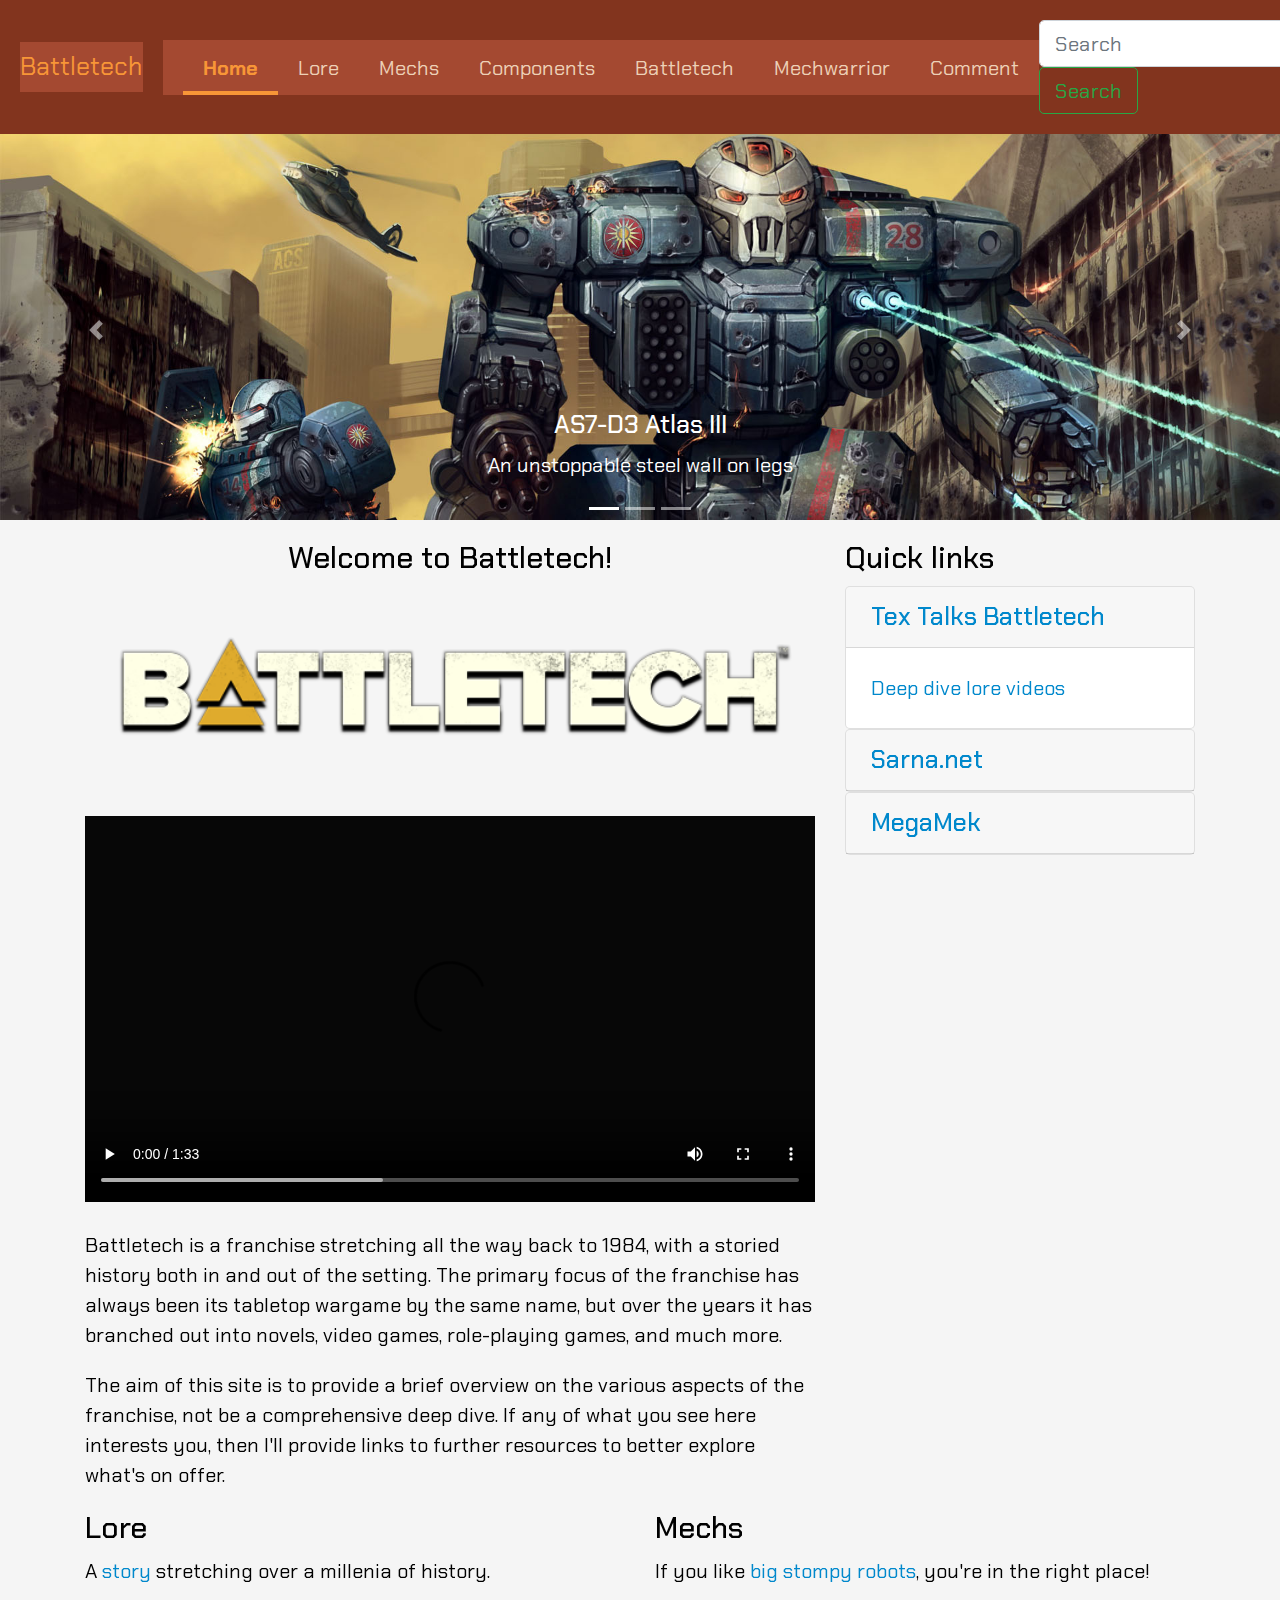
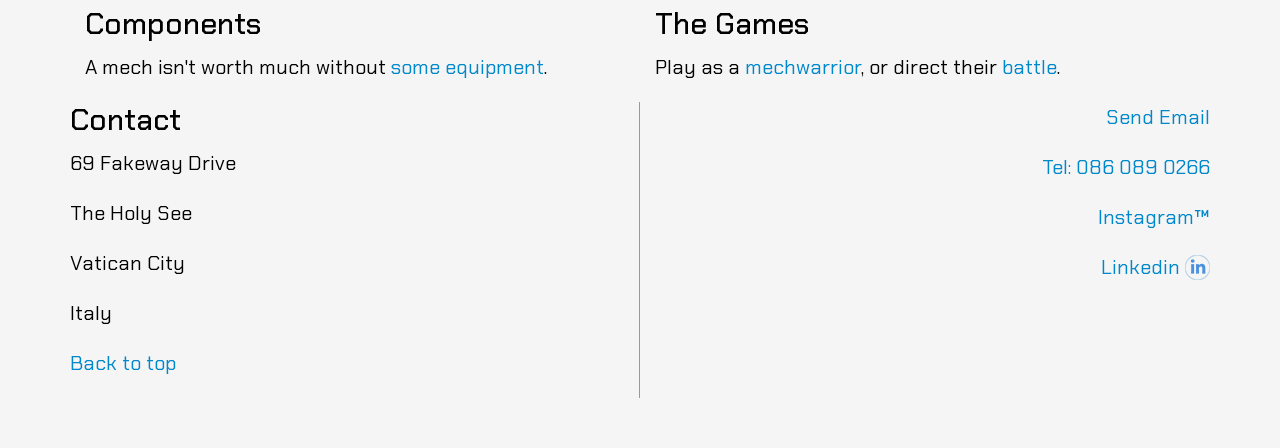
<file: index.html>
<!DOCTYPE html>
<html lang="en">
	<head>
    	<meta charset="utf-8">
		<meta http-equiv="X-UA-Compatible" content="IE=edge">
		<meta name="viewport" content="width=device-width, initial-scale=1">
		<!-- Meta Tags -->
	    <title>Battletech</title>
        <meta name="description" content="Welcome to Battletech, a franchise like no other">
		<meta name="author" content="Sam Watchorn">
		<meta name="robots" content="index">
		<!-- Bootstrap -->
		<link href="css/bootstrap-4.4.1.css" rel="stylesheet">
		<link href="css/styles.css" rel="stylesheet">
		<!-- Font -->
		<link rel="preconnect" href="https://fonts.googleapis.com">
		<link rel="preconnect" href="https://fonts.gstatic.com" crossorigin>
		<link href="https://fonts.googleapis.com/css2?family=Chakra+Petch:ital,wght@0,300;0,400;0,500;0,600;0,700;1,300;1,400;1,500;1,600;1,700&display=swap" rel="stylesheet">
	</head>
	
	<body style="padding-top: 70px">
  		<!-- body code goes here -->
		<nav class="navbar fixed-top navbar-expand-lg navbar-light bg-light"> <a class="navbar-brand" href="#">Battletech</a>
  			<button class="navbar-toggler" type="button" data-toggle="collapse" data-target="#navbarSupportedContent1" aria-controls="navbarSupportedContent1" aria-expanded="false" aria-label="Toggle navigation"> <span class="navbar-toggler-icon"></span> </button>
			<div class="collapse navbar-collapse" id="navbarSupportedContent1">
	    		<ul class="navbar-nav mr-auto">
	   				<li class="nav-item active"> <a class="nav-link" href="index.html">Home <span class="sr-only">(current)</span></a> </li>
	   				<li class="nav-item"> <a class="nav-link" href="lore.html">Lore</a> </li>
					<li class="nav-item"> <a class="nav-link" href="mechs.html">Mechs</a> </li>
					<li class="nav-item"> <a class="nav-link" href="components.html">Components</a> </li>
		  			<li class="nav-item"> <a class="nav-link" href="battletech.html">Battletech</a> </li>
		 			<li class="nav-item"> <a class="nav-link" href="mechwarrior.html">Mechwarrior</a> </li>
		  			<li class="nav-item"> <a class="nav-link" href="comment.html">Comment</a> </li>
        		</ul>
	    		<form action="https://www.google.ie/search" class="form-inline my-2 my-lg-0">
	      			<input name="q" class="form-control mr-sm-2" type="search" placeholder="Search" aria-label="Search">
	      			<button class="btn btn-outline-success my-2 my-sm-0" type="submit">Search</button>
        		</form>
    		</div>
  		</nav>
	
		<div id="carouselExampleIndicators1" class="carousel slide" data-ride="carousel" >
		  	<ol class="carousel-indicators">
	    		<li data-target="#carouselExampleIndicators1" data-slide-to="0" class="active"></li>
	    		<li data-target="#carouselExampleIndicators1" data-slide-to="1"></li>
	   			<li data-target="#carouselExampleIndicators1" data-slide-to="2"></li>
      		</ol>
	  		<div class="carousel-inner" role="listbox">
	    		<div class="carousel-item active"> <img class="d-block mx-auto" src="images/1920x1080/atlas.jpg" alt="AS7-D3 Atlas III">
	      			<div class="carousel-caption">
	        			<h5>AS7-D3 Atlas III</h5>
	       				<p>An unstoppable steel wall on legs</p>
          			</div>
        		</div>
	    		<div class="carousel-item"> <img class="d-block mx-auto" src="images/1920x1080/catapult.jpg" alt="CPLT-K2 Catapult">
	      			<div class="carousel-caption">
	        			<h5>CPLT-K2 Catapult</h5>
	        			<p>Your one stop shop for fire support</p>
          			</div>
        		</div>
	    		<div class="carousel-item"> <img class="d-block mx-auto" src="images/1920x1080/shadow_hawk.jpg" alt="SHD-2H Shadow Hawk">
	      			<div class="carousel-caption">
	        			<h5>SHD-2H Shadow Hawk</h5>
	       				<p>The best rank filler for 600 years and counting</p>
          			</div>
        		</div>
      		</div>
	  		<a class="carousel-control-prev" href="#carouselExampleIndicators1" role="button" data-slide="prev"> <span class="carousel-control-prev-icon" aria-hidden="true"></span> <span class="sr-only">Previous</span> </a> <a class="carousel-control-next" href="#carouselExampleIndicators1" role="button" data-slide="next"> <span class="carousel-control-next-icon" aria-hidden="true"></span> <span class="sr-only">Next</span> </a>
		</div>
	  
	  
	
		<div class="container">
 			<div class="row">
  				<section class="col-sm-12 col-lg-8">
	  				<h2 class="center">Welcome to Battletech!</h2>
		    		<img class="full" src="images/logo.png" alt="Battletech logo" usemap="#logo">
		  			<map name="logo">
						<area shape="default" href="https://en.wikipedia.org/wiki/BattleTech" alt="Wikipedia Battletech article" title="Wikipedia Battletech article">
					</map>
					<video controls>
		  				<source src="video/hunchback_trailer.mp4" type="video/mp4">
						Your browser does not support the video tag.
					</video>
					<p>Battletech is a franchise stretching all the way back to 1984, with a storied history both in and out of the setting. The primary focus of the franchise has always been its tabletop wargame by the same name, but over the years it has branched out into novels, video games, role-playing games, and much more.</p>
					<p>The aim of this site is to provide a brief overview on the various aspects of the franchise, not be a comprehensive deep dive. If any of what you see here interests you, then I'll provide links to further resources to better explore what's on offer.</p>
	  			</section>
	  
	  			<aside class="col-sm-12 col-lg-4">
	  				<h2>Quick links</h2>
			 		<div id="accordion1" role="tablist">
						<div class="card">
			    			<div class="card-header" role="tab" id="headingOne1">
			     					<h5 class="mb-0"> <a data-toggle="collapse" href="#collapseOne1" role="button" aria-expanded="true" aria-controls="collapseOne1"> Tex Talks Battletech </a> </h5>
			       			</div>
				    		<div id="collapseOne1" class="collapse show" role="tabpanel" aria-labelledby="headingOne1" data-parent="#accordion1">
				    			<div class="card-body"><a href="https://youtu.be/Fa1rfZsKfa0?si=SDlncv6gz_OkDVn1">Deep dive lore videos</a></div>
			        		</div>
			    		</div>
				  		<div class="card">
				    		<div class="card-header" role="tab" id="headingTwo1">
				   				<h5 class="mb-0"> <a class="collapsed" data-toggle="collapse" href="#collapseTwo1" role="button" aria-expanded="false" aria-controls="collapseTwo1"> Sarna.net </a> </h5>
			       			</div>
			    			<div id="collapseTwo1" class="collapse" role="tabpanel" aria-labelledby="headingTwo1" data-parent="#accordion1">
			      				<div class="card-body"><a href="https://www.sarna.net/wiki/Main_Page">The greatest wiki ever made</a></div>
		        			</div>
		    			</div>
				  		<div class="card">
				    		<div class="card-header" role="tab" id="headingThree1">
				   				<h5 class="mb-0"> <a class="collapsed" data-toggle="collapse" href="#collapseThree1" role="button" aria-expanded="false" aria-controls="collapseThree1"> MegaMek </a> </h5>
			       			</div>
			    			<div id="collapseThree1" class="collapse" role="tabpanel" aria-labelledby="headingThree1" data-parent="#accordion1">
			    				<div class="card-body"><a href="https://megamek.org/">Tabletop without the math or plastic</a></div>
		        			</div>
		    			</div>
		  			</div>
            	</aside>
			</div>
		</div>
	  
		<div class="container">
	  		<div class="row top bio">
				
				<div class="box1 col-sm-12 col-md-6 col-x1-3">
					<h2>Lore</h2>
					<p>A <a href="lore.html">story</a> stretching over a millenia of history.</p>
				</div>
		  	
				<div class="box1 col-sm-12 col-md-6 col-x1-3">
					<h2>Mechs</h2>
					<p>If you like <a href="mechs.html">big stompy robots</a>, you're in the right place!</p>
				</div>
			
				<div class="box1 col-sm-12 col-md-6 col-x1-3">
					<h2>Components</h2>
					<p>A mech isn't worth much without <a href="components.html">some equipment</a>.</p>
				</div>
			
				<div class="box1 col-sm-12 col-md-6 col-x1-3">
					<h2>The Games</h2>
					<p>Play as a <a href="mechwarrior.html">mechwarrior</a>, or direct their <a href="battletech.html">battle</a>.</p>
				</div>
			
			</div>
		</div>
	
		<div class="container">
  			<div class="row">
				
				<div class="footerL col-sm-12 col-lg-6">
					<h2>Contact</h2>
	  				<p>69 Fakeway Drive</p>
	    			<p>The Holy See</p>
					<p>Vatican City</p>
					<p>Italy</p>
					<p><a href="#carouselExampleIndicators1">Back to top</a></p>
				</div>
	  
				<div class="footerR col-sm-12 col-lg-6">
	  				<p><a href="mailto:24swatchorn.bife@wicklowvec.ie"> Send Email</a></p>
					<p><a href="tel:0860890266"> Tel: 086 089 0266</a></p>
					<p><a href="https://www.instagram.com/" target="_blank"> Instagram&trade;</a></p>
					<p class="linked"><a href="https://www.linkedin.com/" target="_blank"> Linkedin</a></p>
				</div>
			
			</div>
		</div>
	
		<!-- jQuery (necessary for Bootstrap's JavaScript plugins) --> 
		<script src="js/jquery-3.4.1.min.js"></script>

		<!-- Include all compiled plugins (below), or include individual files as needed -->
		<script src="js/popper.min.js"></script> 
		<script src="js/bootstrap-4.4.1.js"></script>
  	</body>
</html>
</file>
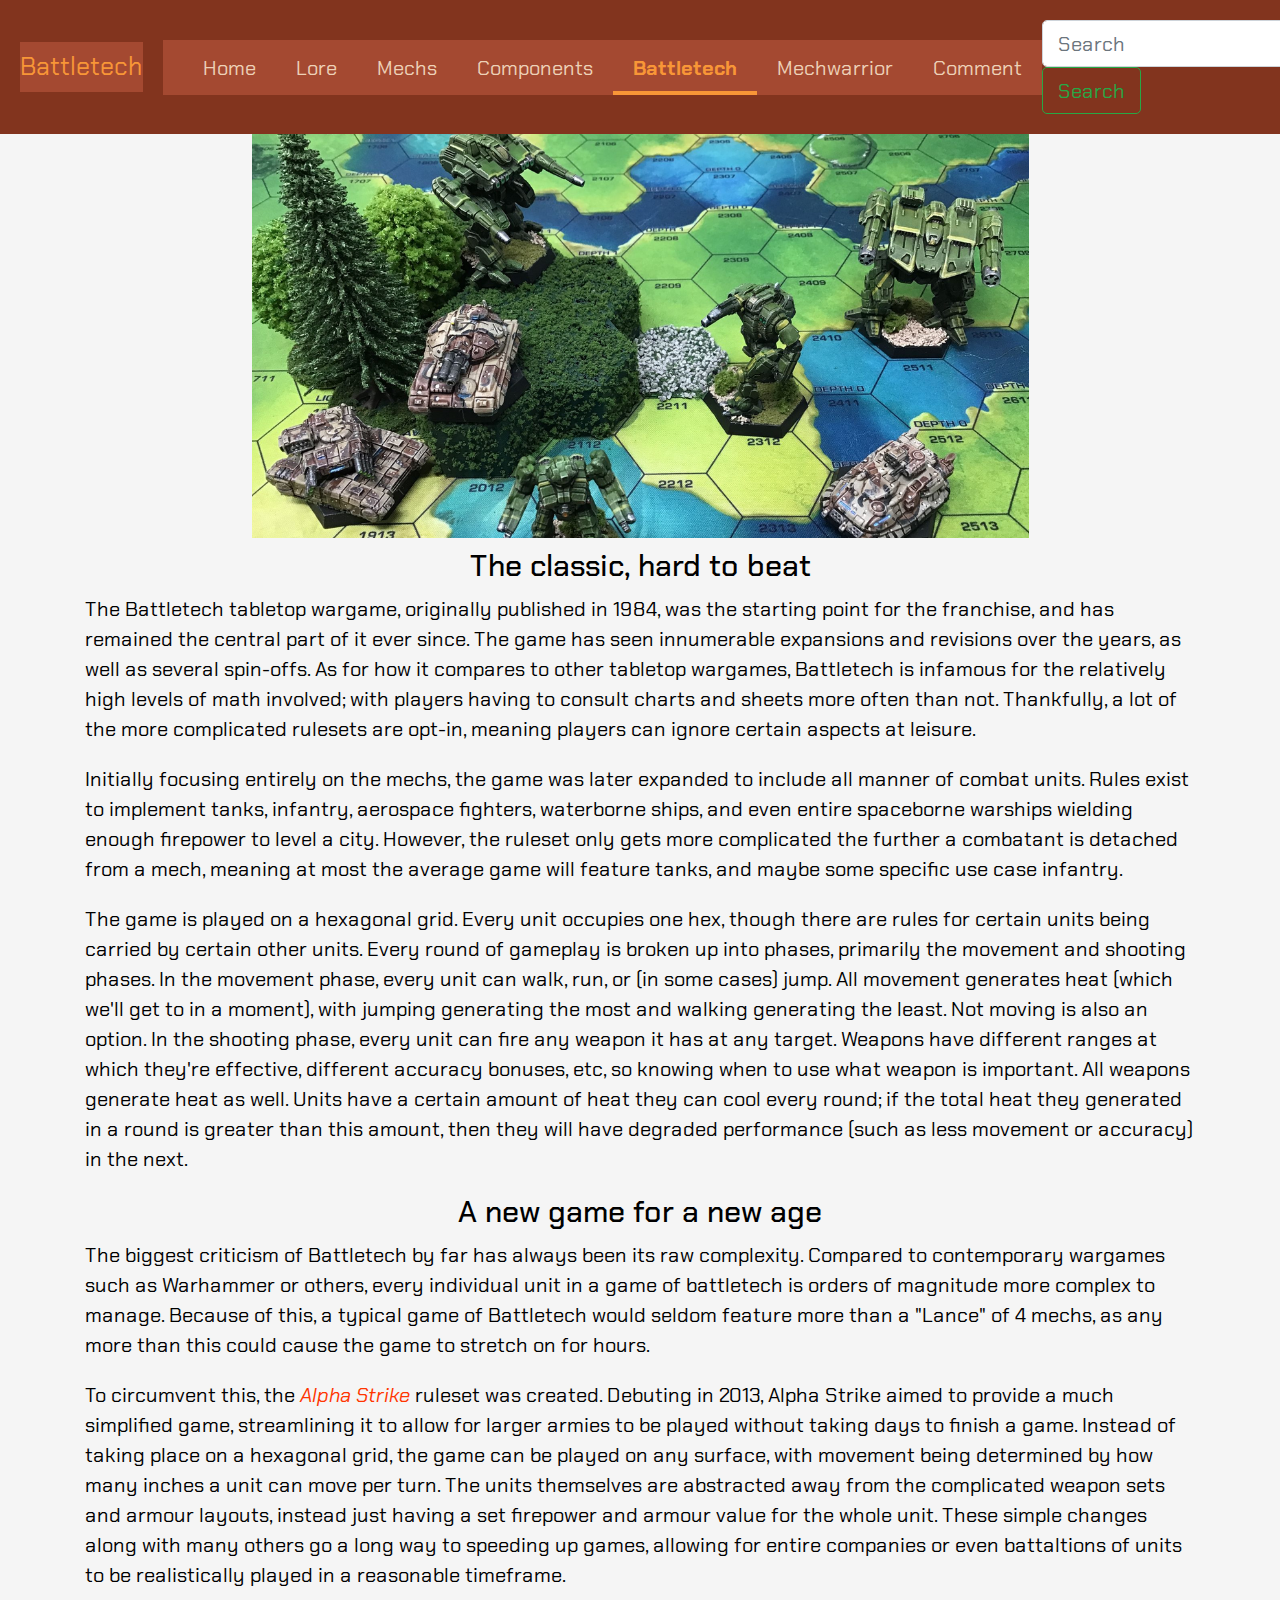
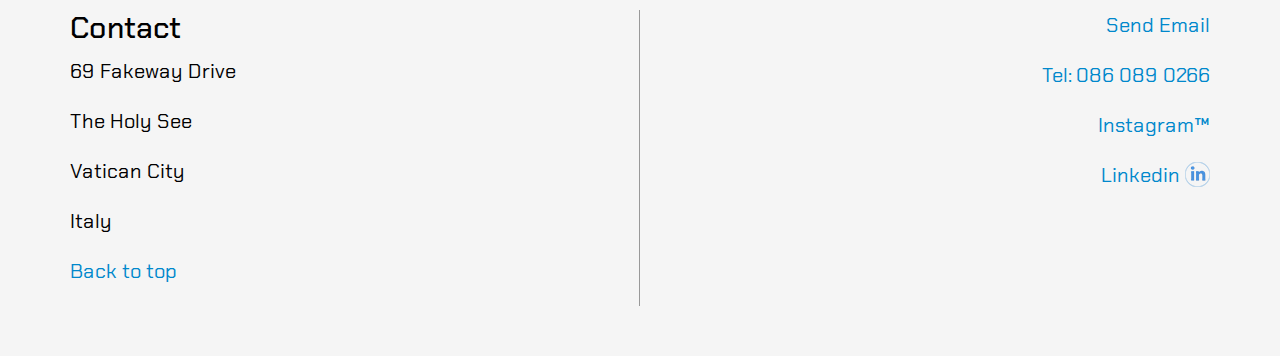
<file: battletech.html>
<!DOCTYPE html>
<html lang="en">
	<head>
    	<meta charset="utf-8">
		<meta http-equiv="X-UA-Compatible" content="IE=edge">
		<meta name="viewport" content="width=device-width, initial-scale=1">
		<!-- Meta Tags -->
	    <title>Battletech</title>
        <meta name="description" content="Less tactics, more strategy">
		<meta name="author" content="Sam Watchorn">
		<meta name="robots" content="index">
		<!-- Bootstrap -->
		<link href="css/bootstrap-4.4.1.css" rel="stylesheet">
		<link href="css/styles.css" rel="stylesheet">
		<!-- Font -->
		<link rel="preconnect" href="https://fonts.googleapis.com">
		<link rel="preconnect" href="https://fonts.gstatic.com" crossorigin>
		<link href="https://fonts.googleapis.com/css2?family=Chakra+Petch:ital,wght@0,300;0,400;0,500;0,600;0,700;1,300;1,400;1,500;1,600;1,700&display=swap" rel="stylesheet">
	</head>
	
	<body style="padding-top: 70px">
  		<!-- body code goes here -->
		<nav class="navbar fixed-top navbar-expand-lg navbar-light bg-light"> <a class="navbar-brand" href="#">Battletech</a>
  			<button class="navbar-toggler" type="button" data-toggle="collapse" data-target="#navbarSupportedContent1" aria-controls="navbarSupportedContent1" aria-expanded="false" aria-label="Toggle navigation"> <span class="navbar-toggler-icon"></span> </button>
			<div class="collapse navbar-collapse" id="navbarSupportedContent1">
	    		<ul class="navbar-nav mr-auto">
	   				<li class="nav-item"> <a class="nav-link" href="index.html">Home <span class="sr-only">(current)</span></a> </li>
	   				<li class="nav-item"> <a class="nav-link" href="lore.html">Lore</a> </li>
					<li class="nav-item"> <a class="nav-link" href="mechs.html">Mechs</a> </li>
					<li class="nav-item"> <a class="nav-link" href="components.html">Components</a> </li>
		  			<li class="nav-item active"> <a class="nav-link" href="battletech.html">Battletech</a> </li>
		 			<li class="nav-item"> <a class="nav-link" href="mechwarrior.html">Mechwarrior</a> </li>
		  			<li class="nav-item"> <a class="nav-link" href="comment.html">Comment</a> </li>
        		</ul>
	    		<form action="https://www.google.ie/search" class="form-inline my-2 my-lg-0">
	      			<input name="q" class="form-control mr-sm-2" type="search" placeholder="Search" aria-label="Search">
	      			<button class="btn btn-outline-success my-2 my-sm-0" type="submit">Search</button>
        		</form>
    		</div>
  		</nav>
	  
	  
	
		<div id="top" class="container">
 			<div class="row">
  				<section class="col-sm-12 col-lg-12">
		    		<img class="medium" src="images/battletech.webp" alt="Battletech game">
					<h2 class="center">The classic, hard to beat</h2>
					<p>The Battletech tabletop wargame, originally published in 1984, was the starting point for the franchise, and has remained the central part of it ever since. The game has seen innumerable expansions and revisions over the years, as well as several spin-offs. As for how it compares to other tabletop wargames, Battletech is infamous for the relatively high levels of math involved; with players having to consult charts and sheets more often than not. Thankfully, a lot of the more complicated rulesets are opt-in, meaning players can ignore certain aspects at leisure.</p>
					<p>Initially focusing entirely on the mechs, the game was later expanded to include all manner of combat units. Rules exist to implement tanks, infantry, aerospace fighters, waterborne ships, and even entire spaceborne warships wielding enough firepower to level a city. However, the ruleset only gets more complicated the further a combatant is detached from a mech, meaning at most the average game will feature tanks, and maybe some specific use case infantry.</p>
					<p>The game is played on a hexagonal grid. Every unit occupies one hex, though there are rules for certain units being carried by certain other units. Every round of gameplay is broken up into phases, primarily the movement and shooting phases. In the movement phase, every unit can walk, run, or (in some cases) jump. All movement generates heat (which we'll get to in a moment), with jumping generating the most and walking generating the least. Not moving is also an option. In the shooting phase, every unit can fire any weapon it has at any target. Weapons have different ranges at which they're effective, different accuracy bonuses, etc, so knowing when to use what weapon is important. All weapons generate heat as well. Units have a certain amount of heat they can cool every round; if the total heat they generated in a round is greater than this amount, then they will have degraded performance (such as less movement or accuracy) in the next.</p>
					<h2 class="center">A new game for a new age</h2>
					<p>The biggest criticism of Battletech by far has always been its raw complexity. Compared to contemporary wargames such as Warhammer or others, every individual unit in a game of battletech is orders of magnitude more complex to manage. Because of this, a typical game of Battletech would seldom feature more than a "Lance" of 4 mechs, as any more than this could cause the game to stretch on for hours.</p>
					<p>To circumvent this, the <span class="italic cColour">Alpha Strike</span> ruleset was created. Debuting in 2013, Alpha Strike aimed to provide a much simplified game, streamlining it to allow for larger armies to be played without taking days to finish a game. Instead of taking place on a hexagonal grid, the game can be played on any surface, with movement being determined by how many inches a unit can move per turn. The units themselves are abstracted away from the complicated weapon sets and armour layouts, instead just having a set firepower and armour value for the whole unit. These simple changes along with many others go a long way to speeding up games, allowing for entire companies or even battaltions of units to be realistically played in a reasonable timeframe.</p>
	  			</section>
			</div> <!-- row -->
		</div> <!-- container -->
	
		<div class="container">
  			<div class="row">
				
				<div class="footerL col-sm-12 col-lg-6">
					<h2>Contact</h2>
	  				<p>69 Fakeway Drive</p>
	    				<p>The Holy See</p>
					<p>Vatican City</p>
					<p>Italy</p>
					<p><a href="#top">Back to top</a></p>
				</div>
	  
				<div class="footerR col-sm-12 col-lg-6">
	  				<p><a href="mailto:24swatchorn.bife@wicklowvec.ie"> Send Email</a></p>
					<p><a href="tel:0860890266"> Tel: 086 089 0266</a></p>
					<p><a href="https://www.instagram.com/" target="_blank"> Instagram&trade;</a></p>
					<p class="linked"><a href="https://www.linkedin.com/" target="_blank"> Linkedin</a></p>
				</div>
			
			</div>
		</div>
	
		<!-- jQuery (necessary for Bootstrap's JavaScript plugins) --> 
		<script src="js/jquery-3.4.1.min.js"></script>

		<!-- Include all compiled plugins (below), or include individual files as needed -->
		<script src="js/popper.min.js"></script> 
		<script src="js/bootstrap-4.4.1.js"></script>
  	</body>
</html>
</file>
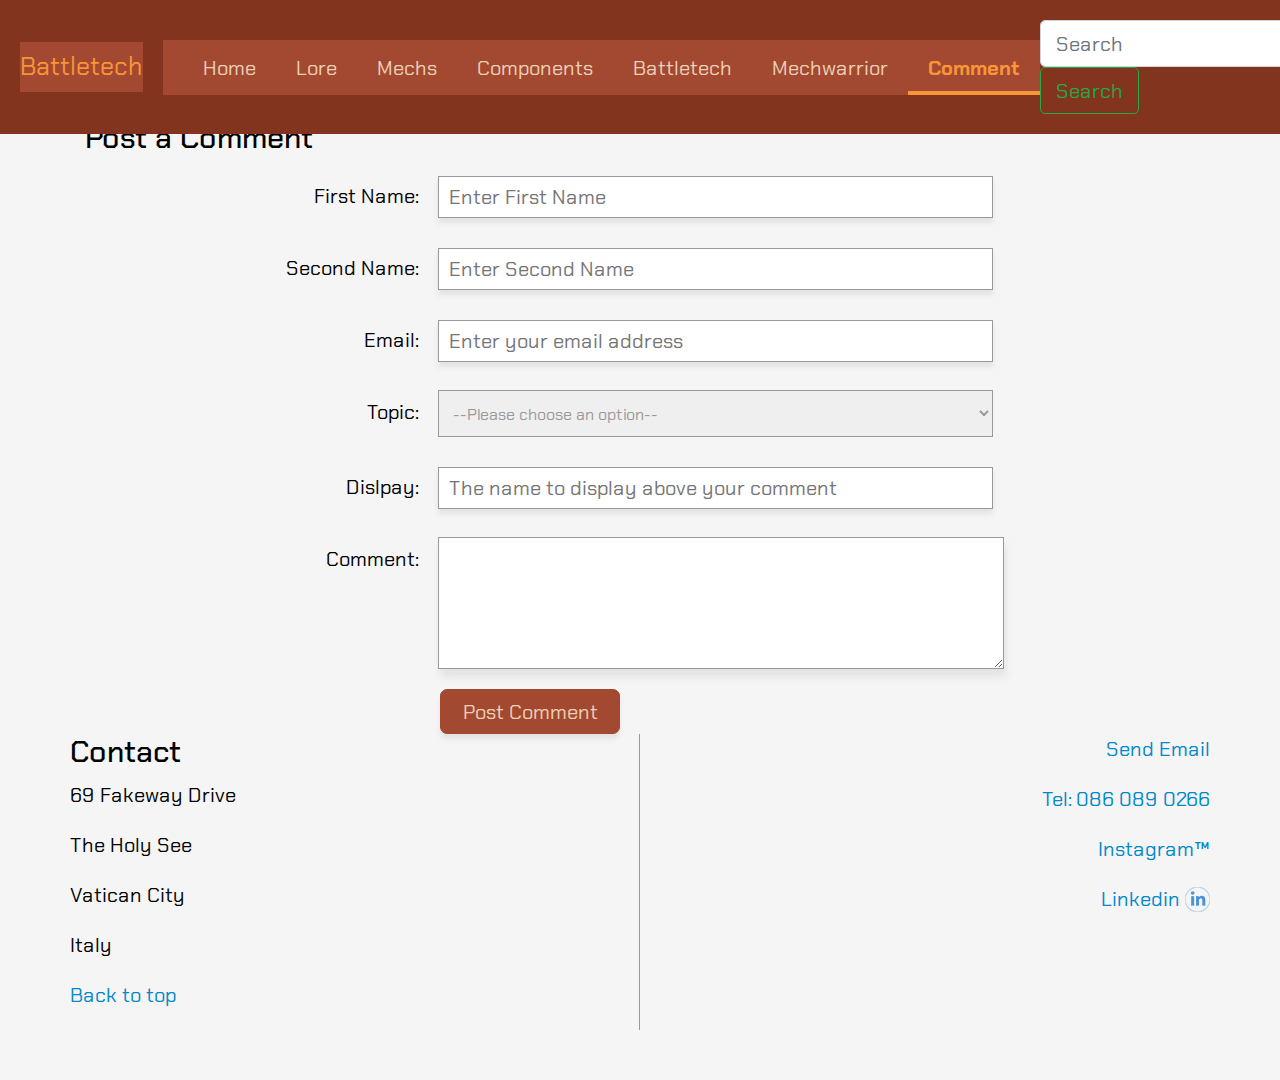
<file: comment.html>
<!DOCTYPE html>
<html lang="en">
	<head>
    	<meta charset="utf-8">
		<meta http-equiv="X-UA-Compatible" content="IE=edge">
		<meta name="viewport" content="width=device-width, initial-scale=1">
		<!-- Meta Tags -->
    	<title>Post Comment</title>
    	<meta name="description" content="Ask a question or start a discussion">
		<meta name="author" content="Sam Watchorn">
		<meta name="robots" content="index">
		<!-- Bootstrap -->
		<link href="css/bootstrap-4.4.1.css" rel="stylesheet">
		<link href="css/styles.css" rel="stylesheet">
		<!-- Font -->
		<link rel="preconnect" href="https://fonts.googleapis.com">
		<link rel="preconnect" href="https://fonts.gstatic.com" crossorigin>
		<link href="https://fonts.googleapis.com/css2?family=Chakra+Petch:ital,wght@0,300;0,400;0,500;0,600;0,700;1,300;1,400;1,500;1,600;1,700&display=swap" rel="stylesheet">
	</head>
	
	<body style="padding-top: 70px">
  		<!-- body code goes here -->
		<nav class="navbar fixed-top navbar-expand-lg navbar-light bg-light">
			<a class="navbar-brand" href="#">Battletech</a>
			<button class="navbar-toggler" type="button" data-toggle="collapse" data-target="#navbarSupportedContent1" aria-controls="navbarSupportedContent1" aria-expanded="false" aria-label="Toggle navigation"> <span class="navbar-toggler-icon"></span> </button>
			<div class="collapse navbar-collapse" id="navbarSupportedContent1">
	    		<ul class="navbar-nav mr-auto">
	    			<li class="nav-item"> <a class="nav-link" href="index.html">Home <span class="sr-only">(current)</span></a> </li>
	    			<li class="nav-item"> <a class="nav-link" href="lore.html">Lore</a> </li>
					<li class="nav-item"> <a class="nav-link" href="mechs.html">Mechs</a> </li>
					<li class="nav-item"> <a class="nav-link" href="components.html">Components</a> </li>
					<li class="nav-item"> <a class="nav-link" href="battletech.html">Battletech</a> </li>
					<li class="nav-item"> <a class="nav-link" href="mechwarrior.html">Mechwarrior</a> </li>
		  			<li class="nav-item active"> <a class="nav-link" href="comment.html">Comment</a> </li>
        		</ul>
	    		<form action="https://www.google.ie/search" class="form-inline my-2 my-lg-0">
	      			<input name="q" class="form-control mr-sm-2" type="search" placeholder="Search" aria-label="Search">
	      			<button class="btn btn-outline-success my-2 my-sm-0" type="submit">Search</button>
        		</form>
      		</div>
  		</nav>


		
		<div id="top" class="container">
			<div class="row">
				<section class="col-sm-12">
	  	  			<form action="#" id="frmComment" method="post">
						<h2>Post a Comment</h2>
						<label for="name">
							<span>First Name:</span>
							<input type="text" id="name" name="name" placeholder="Enter First Name">
						</label>
						<label for="surname">
							<span>Second Name:</span>
							<input type="text" id="surname" name="surname" placeholder="Enter Second Name">
						</label>
						<label for="email">
							<span>Email:</span>
							<input type="email" multiple id="email" name="email" placeholder="Enter your email address">
						</label>
						<label for="choose">
							<span>Topic:</span>
							<select id="choose">
								<option value="">--Please choose an option--</option>
								<option value="option1">Question</option>
								<option value="option2">Answer</option>
								<option value="option3">Discussion</option>
								<option value="option4">Suggestion</option>
								<option value="option5">Other</option>
							</select>
						</label>
						<label for="display">
							<span>Dislpay:</span>
							<input type="text" id="display" name="display" placeholder="The name to display above your comment">
						</label>
						<label for="comment">
							<span>Comment:</span>
							<textarea rows="4" cols="50" id="comment" name="comment"></textarea>
						</label>
						<input type="submit" value="Post Comment" name="submit" class="button">
					</form>
				</section>
  			</div>
		</div>
	
		<div class="container">
  			<div class="row">
	
				<div class="footerL col-sm-12 col-lg-6">
					<h2>Contact</h2>
			  		<p>69 Fakeway Drive</p>
			    		<p>The Holy See</p>
					<p>Vatican City</p>
					<p>Italy</p>
					<p><a href="#top">Back to top</a></p>
				</div>
	  
				<div class="footerR col-sm-12 col-lg-6">
			  		<p><a href="mailto:24swatchorn.bife@wicklowvec.ie"> Send Email</a></p>
					<p><a href="tel:0860890266"> Tel: 086 089 0266</a></p>
					<p><a href="https://www.instagram.com/" target="_blank"> Instagram&trade;</a></p>
					<p class="linked"><a href="https://www.linkedin.com/" target="_blank"> Linkedin</a></p>
				</div>
	  
			</div>
		</div>
	  
		<!-- jQuery (necessary for Bootstrap's JavaScript plugins) --> 
		<script src="js/jquery-3.4.1.min.js"></script>

		<!-- Include all compiled plugins (below), or include individual files as needed -->
		<script src="js/popper.min.js"></script> 
		<script src="js/bootstrap-4.4.1.js"></script>
	</body>
</html>
</file>
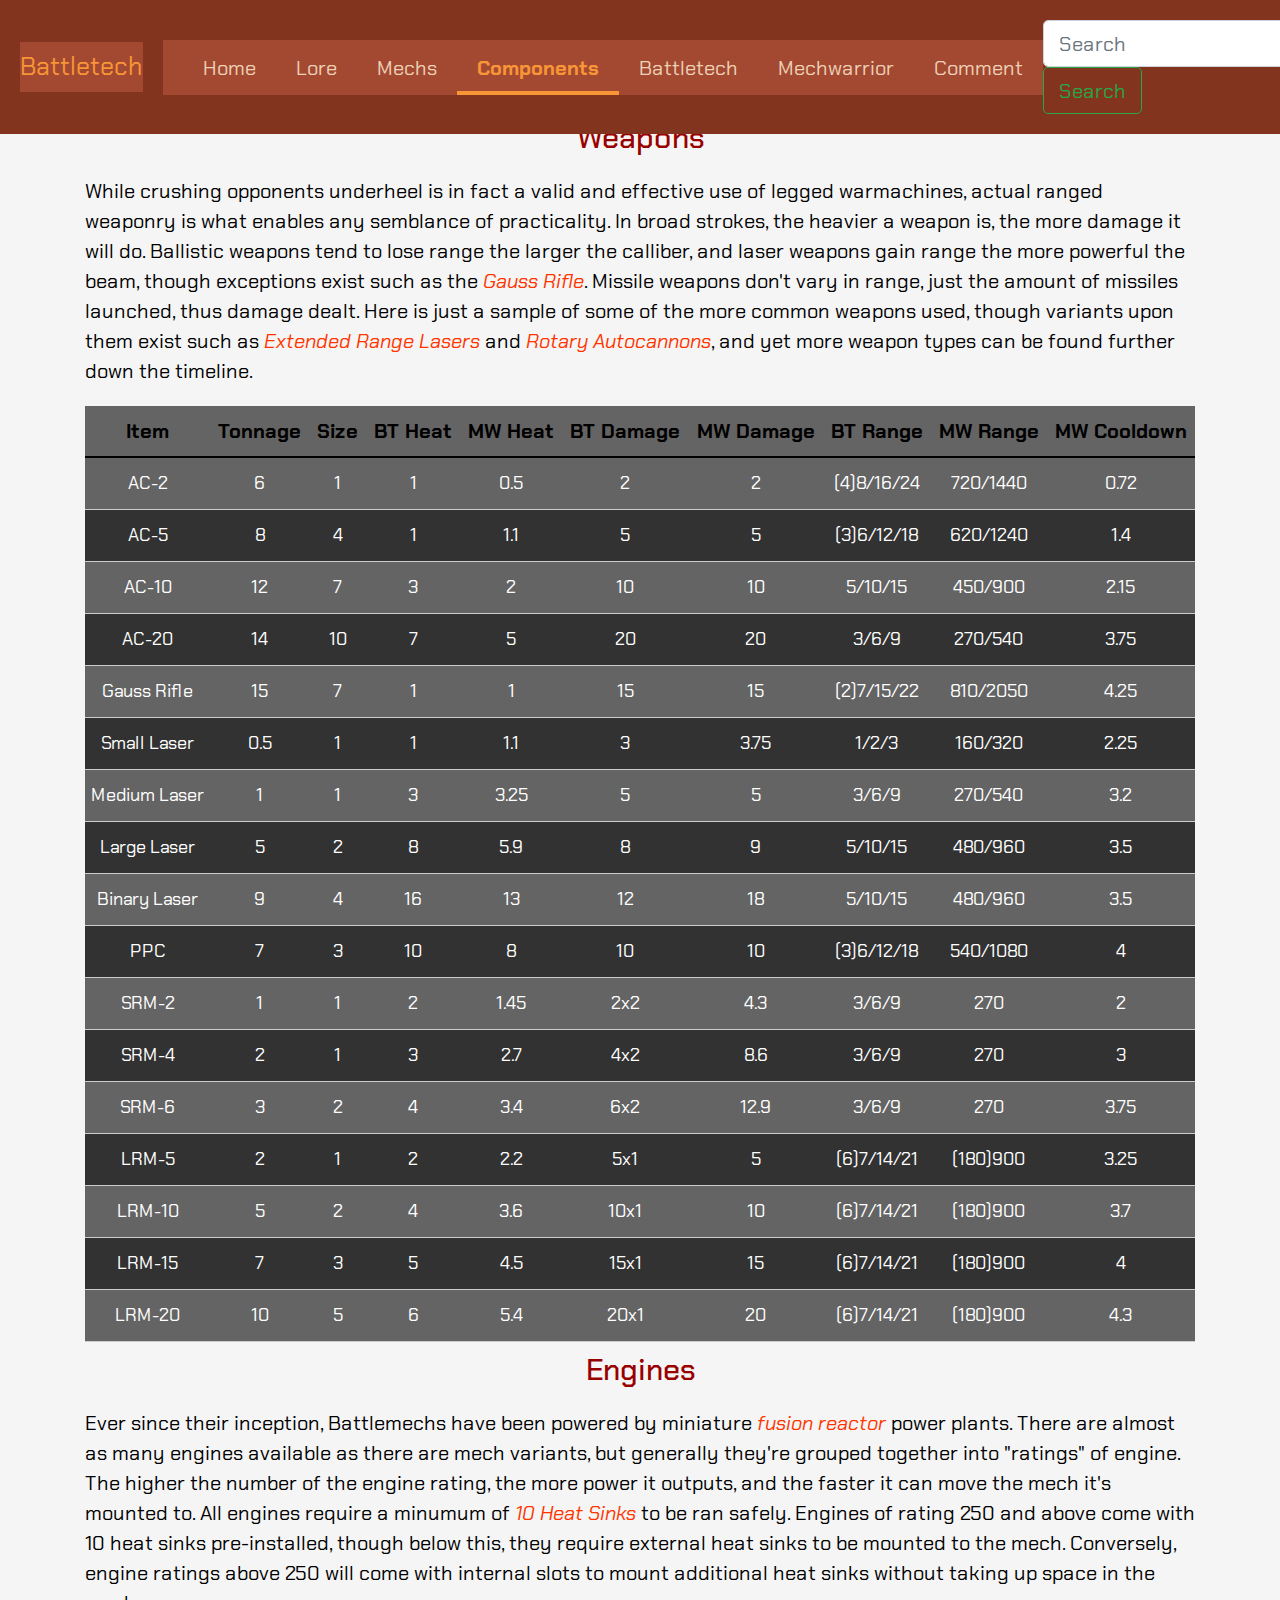
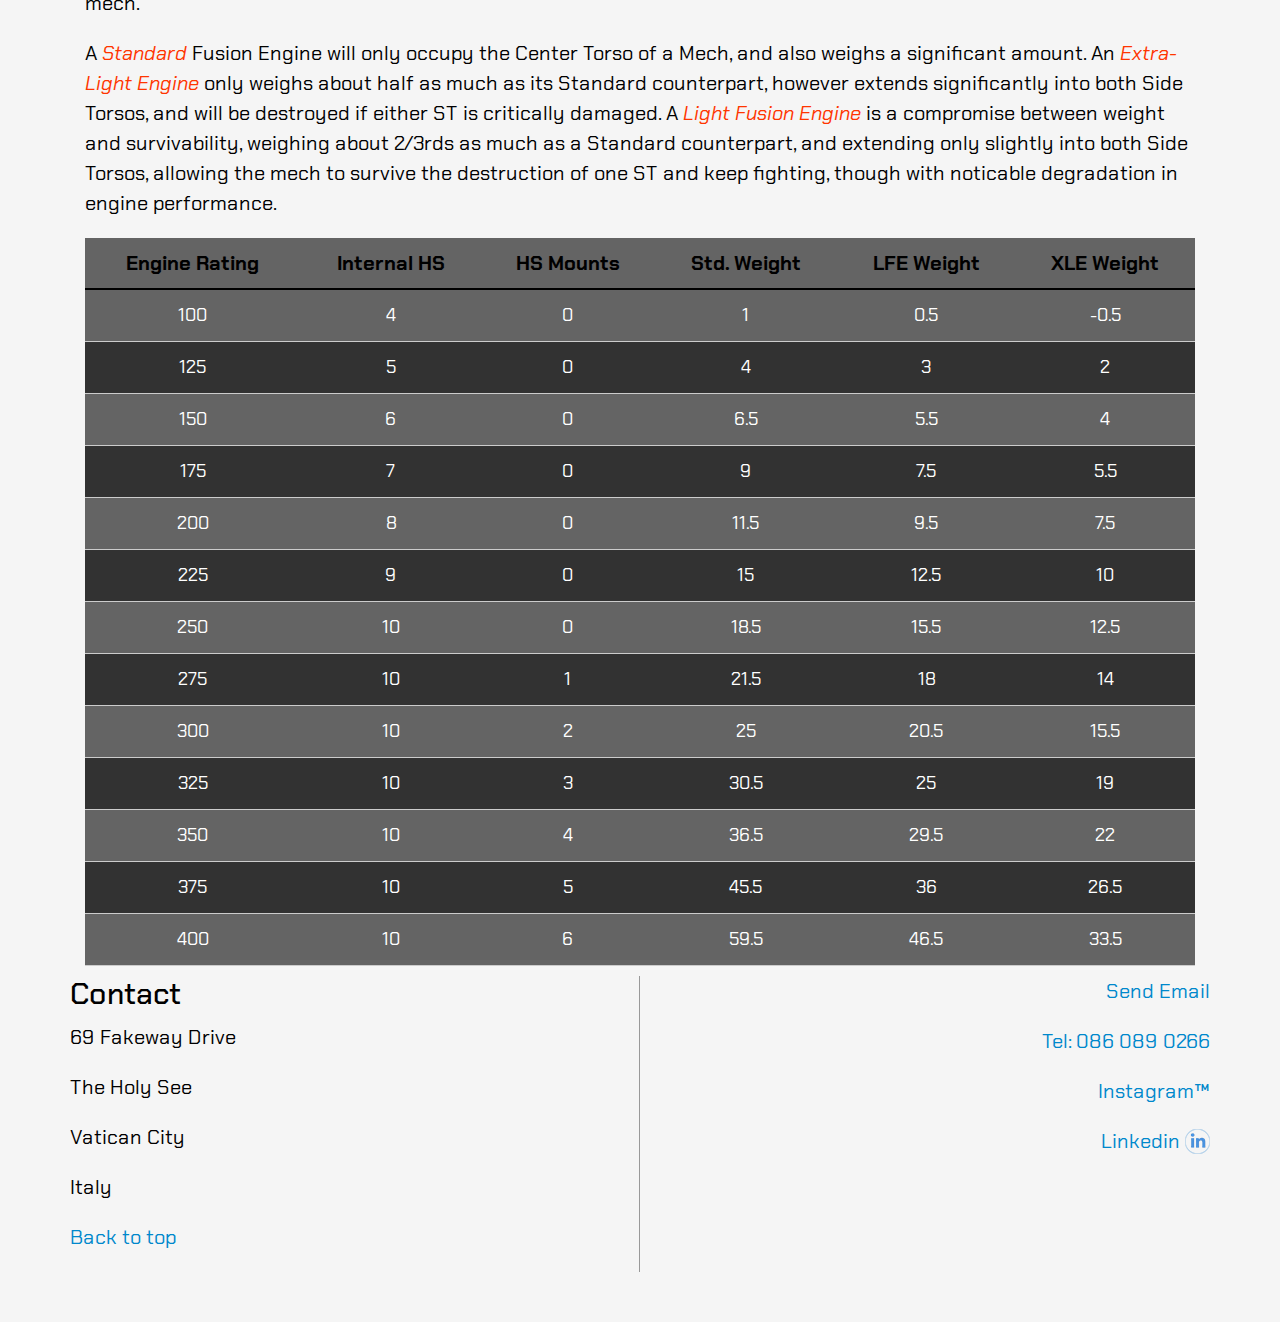
<file: components.html>
<!DOCTYPE html>
<html lang="en">
	<head>
    	<meta charset="utf-8">
		<meta http-equiv="X-UA-Compatible" content="IE=edge">
		<meta name="viewport" content="width=device-width, initial-scale=1">
		<!-- Meta Tags -->
    	<title>Components</title>
    	<meta name="description" content="The weapons and equipment that make up a mech">
		<meta name="author" content="Sam Watchorn">
		<meta name="robots" content="index">
		<!-- Bootstrap -->
		<link href="css/bootstrap-4.4.1.css" rel="stylesheet">
		<link href="css/styles.css" rel="stylesheet">
		<!-- Font -->
		<link rel="preconnect" href="https://fonts.googleapis.com">
		<link rel="preconnect" href="https://fonts.gstatic.com" crossorigin>
		<link href="https://fonts.googleapis.com/css2?family=Chakra+Petch:ital,wght@0,300;0,400;0,500;0,600;0,700;1,300;1,400;1,500;1,600;1,700&display=swap" rel="stylesheet">
		<style>
			h2.table{
				color:#900;
				text-align: center;
			}
		</style>
	</head>
	
	<body style="padding-top: 70px">
  		<!-- body code goes here -->
		<nav class="navbar fixed-top navbar-expand-lg navbar-light bg-light"> <a class="navbar-brand" href="#">Battletech</a>
  			<button class="navbar-toggler" type="button" data-toggle="collapse" data-target="#navbarSupportedContent1" aria-controls="navbarSupportedContent1" aria-expanded="false" aria-label="Toggle navigation"> <span class="navbar-toggler-icon"></span> </button>
			<div class="collapse navbar-collapse" id="navbarSupportedContent1">
	    		<ul class="navbar-nav mr-auto">
	   				<li class="nav-item"> <a class="nav-link" href="index.html">Home <span class="sr-only">(current)</span></a> </li>
	   				<li class="nav-item"> <a class="nav-link" href="lore.html">Lore</a> </li>
					<li class="nav-item"> <a class="nav-link" href="mechs.html">Mechs</a> </li>
					<li class="nav-item active"> <a class="nav-link" href="components.html">Components</a> </li>
		  			<li class="nav-item"> <a class="nav-link" href="battletech.html">Battletech</a> </li>
		 			<li class="nav-item"> <a class="nav-link" href="mechwarrior.html">Mechwarrior</a> </li>
		  			<li class="nav-item"> <a class="nav-link" href="comment.html">Comment</a> </li>
        		</ul>
	    		<form action="https://www.google.ie/search" class="form-inline my-2 my-lg-0">
	      			<input name="q" class="form-control mr-sm-2" type="search" placeholder="Search" aria-label="Search">
	      			<button class="btn btn-outline-success my-2 my-sm-0" type="submit">Search</button>
        		</form>
    		</div>
  		</nav>
	
		<div id="top" class="container">
  			<div class="row">
  				<section class="col-sm-12">
					<h2 class="table">Weapons</h2>
					<p>While crushing opponents underheel is in fact a valid and effective use of legged warmachines, actual ranged weaponry is what enables any semblance of practicality. In broad strokes, the heavier a weapon is, the more damage it will do. Ballistic weapons tend to lose range the larger the calliber, and laser weapons gain range the more powerful the beam, though exceptions exist such as the <span class="italic cColour">Gauss Rifle</span>. Missile weapons don't vary in range, just the amount of missiles launched, thus damage dealt. Here is just a sample of some of the more common weapons used, though variants upon them exist such as <span class="italic cColour">Extended Range Lasers</span> and <span class="italic cColour">Rotary Autocannons</span>, and yet more weapon types can be found further down the timeline.</p>
	  				<table>
						<thead>
							<tr>
								<th scope="col" class="heading1">Item</th>
								<th scope="col" class="heading2">Tonnage</th>
								<th scope="col" class="heading3">Size</th>
								<th scope="col" class="heading4">BT Heat</th>
								<th scope="col" class="heading5">MW Heat</th>
								<th scope="col" class="heading6">BT Damage</th>
								<th scope="col" class="heading7">MW Damage</th>
								<th scope="col" class="heading8">BT Range</th>
								<th scope="col" class="heading9">MW Range</th>
								<th scope="col" class="heading10">MW Cooldown</th>
							</tr>
						</thead>
						<tbody>
							<tr>
								<td>AC-2</td> <!--Item-->
								<td>6</td> <!--Tonnage-->
								<td>1</td> <!--Size-->
								<td>1</td> <!--BT heat-->
								<td>0.5</td> <!--MW heat-->
								<td>2</td> <!--BT Damage-->
								<td>2</td> <!--MW Damage-->
								<td>(4)8/16/24</td> <!--BT range-->
								<td>720/1440</td> <!--MW range-->
								<td>0.72</td> <!--MW cooldown-->
							</tr>
							<tr>
								<td>AC-5</td> <!--Item-->
								<td>8</td> <!--Tonnage-->
								<td>4</td> <!--Size-->
								<td>1</td> <!--BT heat-->
								<td>1.1</td> <!--MW heat-->
								<td>5</td> <!--BT Damage-->
								<td>5</td> <!--MW Damage-->
								<td>(3)6/12/18</td> <!--BT range-->
								<td>620/1240</td> <!--MW range-->
								<td>1.4</td> <!--MW cooldown-->
							</tr>
							<tr>
								<td>AC-10</td> <!--Item-->
								<td>12</td> <!--Tonnage-->
								<td>7</td> <!--Size-->
								<td>3</td> <!--BT heat-->
								<td>2</td> <!--MW heat-->
								<td>10</td> <!--BT Damage-->
								<td>10</td> <!--MW Damage-->
								<td>5/10/15</td> <!--BT range-->
								<td>450/900</td> <!--MW range-->
								<td>2.15</td> <!--MW cooldown-->
							</tr>
							<tr>
								<td>AC-20</td> <!--Item-->
								<td>14</td> <!--Tonnage-->
								<td>10</td> <!--Size-->
								<td>7</td> <!--BT heat-->
								<td>5</td> <!--MW heat-->
								<td>20</td> <!--BT Damage-->
								<td>20</td> <!--MW Damage-->
								<td>3/6/9</td> <!--BT range-->
								<td>270/540</td> <!--MW range-->
								<td>3.75</td> <!--MW cooldown-->
							</tr>
							<tr>
								<td>Gauss Rifle</td> <!--Item-->
								<td>15</td> <!--Tonnage-->
								<td>7</td> <!--Size-->
								<td>1</td> <!--BT heat-->
								<td>1</td> <!--MW heat-->
								<td>15</td> <!--BT Damage-->
								<td>15</td> <!--MW Damage-->
								<td>(2)7/15/22</td> <!--BT range-->
								<td>810/2050</td> <!--MW range-->
								<td>4.25</td> <!--MW cooldown-->
							</tr>
							<tr>
								<td>Small Laser</td> <!--Item-->
								<td>0.5</td> <!--Tonnage-->
								<td>1</td> <!--Size-->
								<td>1</td> <!--BT heat-->
								<td>1.1</td> <!--MW heat-->
								<td>3</td> <!--BT Damage-->
								<td>3.75</td> <!--MW Damage-->
								<td>1/2/3</td> <!--BT range-->
								<td>160/320</td> <!--MW range-->
								<td>2.25</td> <!--MW cooldown-->
							</tr>
							<tr>
								<td>Medium Laser</td> <!--Item-->
								<td>1</td> <!--Tonnage-->
								<td>1</td> <!--Size-->
								<td>3</td> <!--BT heat-->
								<td>3.25</td> <!--MW heat-->
								<td>5</td> <!--BT Damage-->
								<td>5</td> <!--MW Damage-->
								<td>3/6/9</td> <!--BT range-->
								<td>270/540</td> <!--MW range-->
								<td>3.2</td> <!--MW cooldown-->
							</tr>
							<tr>
								<td>Large Laser</td> <!--Item-->
								<td>5</td> <!--Tonnage-->
								<td>2</td> <!--Size-->
								<td>8</td> <!--BT heat-->
								<td>5.9</td> <!--MW heat-->
								<td>8</td> <!--BT Damage-->
								<td>9</td> <!--MW Damage-->
								<td>5/10/15</td> <!--BT range-->
								<td>480/960</td> <!--MW range-->
								<td>3.5</td> <!--MW cooldown-->
							</tr>
							<tr>
								<td>Binary Laser</td> <!--Item-->
								<td>9</td> <!--Tonnage-->
								<td>4</td> <!--Size-->
								<td>16</td> <!--BT heat-->
								<td>13</td> <!--MW heat-->
								<td>12</td> <!--BT Damage-->
								<td>18</td> <!--MW Damage-->
								<td>5/10/15</td> <!--BT range-->
								<td>480/960</td> <!--MW range-->
								<td>3.5</td> <!--MW cooldown-->
							</tr>
							<tr>
								<td>PPC</td> <!--Item-->
								<td>7</td> <!--Tonnage-->
								<td>3</td> <!--Size-->
								<td>10</td> <!--BT heat-->
								<td>8</td> <!--MW heat-->
								<td>10</td> <!--BT Damage-->
								<td>10</td> <!--MW Damage-->
								<td>(3)6/12/18</td> <!--BT range-->
								<td>540/1080</td> <!--MW range-->
								<td>4</td> <!--MW cooldown-->
							</tr>
							<tr>
								<td>SRM-2</td> <!--Item-->
								<td>1</td> <!--Tonnage-->
								<td>1</td> <!--Size-->
								<td>2</td> <!--BT heat-->
								<td>1.45</td> <!--MW heat-->
								<td>2x2</td> <!--BT Damage-->
								<td>4.3</td> <!--MW Damage-->
								<td>3/6/9</td> <!--BT range-->
								<td>270</td> <!--MW range-->
								<td>2</td> <!--MW cooldown-->
							</tr>
							<tr>
								<td>SRM-4</td> <!--Item-->
								<td>2</td> <!--Tonnage-->
								<td>1</td> <!--Size-->
								<td>3</td> <!--BT heat-->
								<td>2.7</td> <!--MW heat-->
								<td>4x2</td> <!--BT Damage-->
								<td>8.6</td> <!--MW Damage-->
								<td>3/6/9</td> <!--BT range-->
								<td>270</td> <!--MW range-->
								<td>3</td> <!--MW cooldown-->
							</tr>
							<tr>
								<td>SRM-6</td> <!--Item-->
								<td>3</td> <!--Tonnage-->
								<td>2</td> <!--Size-->
								<td>4</td> <!--BT heat-->
								<td>3.4</td> <!--MW heat-->
								<td>6x2</td> <!--BT Damage-->
								<td>12.9</td> <!--MW Damage-->
								<td>3/6/9</td> <!--BT range-->
								<td>270</td> <!--MW range-->
								<td>3.75</td> <!--MW cooldown-->
							</tr>
							<tr>
								<td>LRM-5</td> <!--Item-->
								<td>2</td> <!--Tonnage-->
								<td>1</td> <!--Size-->
								<td>2</td> <!--BT heat-->
								<td>2.2</td> <!--MW heat-->
								<td>5x1</td> <!--BT Damage-->
								<td>5</td> <!--MW Damage-->
								<td>(6)7/14/21</td> <!--BT range-->
								<td>(180)900</td> <!--MW range-->
								<td>3.25</td> <!--MW cooldown-->
							</tr>
							<tr>
								<td>LRM-10</td> <!--Item-->
								<td>5</td> <!--Tonnage-->
								<td>2</td> <!--Size-->
								<td>4</td> <!--BT heat-->
								<td>3.6</td> <!--MW heat-->
								<td>10x1</td> <!--BT Damage-->
								<td>10</td> <!--MW Damage-->
								<td>(6)7/14/21</td> <!--BT range-->
								<td>(180)900</td> <!--MW range-->
								<td>3.7</td> <!--MW cooldown-->
							</tr>
							<tr>
								<td>LRM-15</td> <!--Item-->
								<td>7</td> <!--Tonnage-->
								<td>3</td> <!--Size-->
								<td>5</td> <!--BT heat-->
								<td>4.5</td> <!--MW heat-->
								<td>15x1</td> <!--BT Damage-->
								<td>15</td> <!--MW Damage-->
								<td>(6)7/14/21</td> <!--BT range-->
								<td>(180)900</td> <!--MW range-->
								<td>4</td> <!--MW cooldown-->
							</tr>
							<tr>
								<td>LRM-20</td> <!--Item-->
								<td>10</td> <!--Tonnage-->
								<td>5</td> <!--Size-->
								<td>6</td> <!--BT heat-->
								<td>5.4</td> <!--MW heat-->
								<td>20x1</td> <!--BT Damage-->
								<td>20</td> <!--MW Damage-->
								<td>(6)7/14/21</td> <!--BT range-->
								<td>(180)900</td> <!--MW range-->
								<td>4.3</td> <!--MW cooldown-->
							</tr>
						</tbody>
					</table>
	  			</section>
			</div> <!-- row -->
			<div class="row">
  				<section class="col-sm-12">
					<h2 class="table">Engines</h2>
					<p>Ever since their inception, Battlemechs have been powered by miniature <span class="italic cColour">fusion reactor</span> power plants. There are almost as many engines available as there are mech variants, but generally they're grouped together into "ratings" of engine. The higher the number of the engine rating, the more power it outputs, and the faster it can move the mech it's mounted to. All engines require a minumum of <span class="italic cColour">10 Heat Sinks</span> to be ran safely. Engines of rating 250 and above come with 10 heat sinks pre-installed, though below this, they require external heat sinks to be mounted to the mech. Conversely, engine ratings above 250 will come with internal slots to mount additional heat sinks without taking up space in the mech.</p>
					<p>A <span class="italic cColour">Standard</span> Fusion Engine will only occupy the Center Torso of a Mech, and also weighs a significant amount. An <span class="italic cColour">Extra-Light Engine</span> only weighs about half as much as its Standard counterpart, however extends significantly into both Side Torsos, and will be destroyed if either ST is critically damaged. A <span class="italic cColour">Light Fusion Engine</span> is a compromise between weight and survivability, weighing about 2/3rds as much as a Standard counterpart, and extending only slightly into both Side Torsos, allowing the mech to survive the destruction of one ST and keep fighting, though with noticable degradation in engine performance.</p>
	  				<table>
						<thead>
							<tr>
								<th scope="col" class="heading1">Engine Rating</th>
								<th scope="col" class="heading2">Internal HS</th>
								<th scope="col" class="heading3">HS Mounts</th>
								<th scope="col" class="heading4">Std. Weight</th>
								<th scope="col" class="heading5">LFE Weight</th>
								<th scope="col" class="heading6">XLE Weight</th>
							</tr>
						</thead>
						<tbody>
							<tr>
								<td>100</td> <!--Rating-->
								<td>4</td> <!--Internal-->
								<td>0</td> <!--Mounts-->
								<td>1</td> <!--Std-->
								<td>0.5</td> <!--LFE-->
								<td>-0.5</td> <!--XLE-->
							</tr>
							<tr>
								<td>125</td> <!--Rating-->
								<td>5</td> <!--Internal-->
								<td>0</td> <!--Mounts-->
								<td>4</td> <!--Std-->
								<td>3</td> <!--LFE-->
								<td>2</td> <!--XLE-->
							</tr>
							<tr>
								<td>150</td> <!--Rating-->
								<td>6</td> <!--Internal-->
								<td>0</td> <!--Mounts-->
								<td>6.5</td> <!--Std-->
								<td>5.5</td> <!--LFE-->
								<td>4</td> <!--XLE-->
							</tr>
							<tr>
								<td>175</td> <!--Rating-->
								<td>7</td> <!--Internal-->
								<td>0</td> <!--Mounts-->
								<td>9</td> <!--Std-->
								<td>7.5</td> <!--LFE-->
								<td>5.5</td> <!--XLE-->
							</tr>
							<tr>
								<td>200</td> <!--Rating-->
								<td>8</td> <!--Internal-->
								<td>0</td> <!--Mounts-->
								<td>11.5</td> <!--Std-->
								<td>9.5</td> <!--LFE-->
								<td>7.5</td> <!--XLE-->
							</tr>
							<tr>
								<td>225</td> <!--Rating-->
								<td>9</td> <!--Internal-->
								<td>0</td> <!--Mounts-->
								<td>15</td> <!--Std-->
								<td>12.5</td> <!--LFE-->
								<td>10</td> <!--XLE-->
							</tr>
							<tr>
								<td>250</td> <!--Rating-->
								<td>10</td> <!--Internal-->
								<td>0</td> <!--Mounts-->
								<td>18.5</td> <!--Std-->
								<td>15.5</td> <!--LFE-->
								<td>12.5</td> <!--XLE-->
							</tr>
							<tr>
								<td>275</td> <!--Rating-->
								<td>10</td> <!--Internal-->
								<td>1</td> <!--Mounts-->
								<td>21.5</td> <!--Std-->
								<td>18</td> <!--LFE-->
								<td>14</td> <!--XLE-->
							</tr>
							<tr>
								<td>300</td> <!--Rating-->
								<td>10</td> <!--Internal-->
								<td>2</td> <!--Mounts-->
								<td>25</td> <!--Std-->
								<td>20.5</td> <!--LFE-->
								<td>15.5</td> <!--XLE-->
							</tr>
							<tr>
								<td>325</td> <!--Rating-->
								<td>10</td> <!--Internal-->
								<td>3</td> <!--Mounts-->
								<td>30.5</td> <!--Std-->
								<td>25</td> <!--LFE-->
								<td>19</td> <!--XLE-->
							</tr>
							<tr>
								<td>350</td> <!--Rating-->
								<td>10</td> <!--Internal-->
								<td>4</td> <!--Mounts-->
								<td>36.5</td> <!--Std-->
								<td>29.5</td> <!--LFE-->
								<td>22</td> <!--XLE-->
							</tr>
							<tr>
								<td>375</td> <!--Rating-->
								<td>10</td> <!--Internal-->
								<td>5</td> <!--Mounts-->
								<td>45.5</td> <!--Std-->
								<td>36</td> <!--LFE-->
								<td>26.5</td> <!--XLE-->
							</tr>
							<tr>
								<td>400</td> <!--Rating-->
								<td>10</td> <!--Internal-->
								<td>6</td> <!--Mounts-->
								<td>59.5</td> <!--Std-->
								<td>46.5</td> <!--LFE-->
								<td>33.5</td> <!--XLE-->
							</tr>
						</tbody>
					</table>
	  			</section>
			</div> <!-- row -->
		</div> <!-- container -->
	
		<div class="container">
  			<div class="row">

				<div class="footerL col-sm-12 col-lg-6">
					<h2>Contact</h2>
			  		<p>69 Fakeway Drive</p>
		   		 	<p>The Holy See</p>
					<p>Vatican City</p>
					<p>Italy</p>
					<p><a href="#top">Back to top</a></p>
				</div>
  
				<div class="footerR col-sm-12 col-lg-6">
		  			<p><a href="mailto:24swatchorn.bife@wicklowvec.ie"> Send Email</a></p>
					<p><a href="tel:0860890266"> Tel: 086 089 0266</a></p>
					<p><a href="https://www.instagram.com/" target="_blank"> Instagram&trade;</a></p>
					<p class="linked"><a href="https://www.linkedin.com/" target="_blank"> Linkedin</a></p>
				</div>
  
			</div>
		</div>
	  
		<!-- jQuery (necessary for Bootstrap's JavaScript plugins) --> 
		<script src="js/jquery-3.4.1.min.js"></script>

		<!-- Include all compiled plugins (below), or include individual files as needed -->
		<script src="js/popper.min.js"></script> 
		<script src="js/bootstrap-4.4.1.js"></script>
	</body>
</html>
</file>
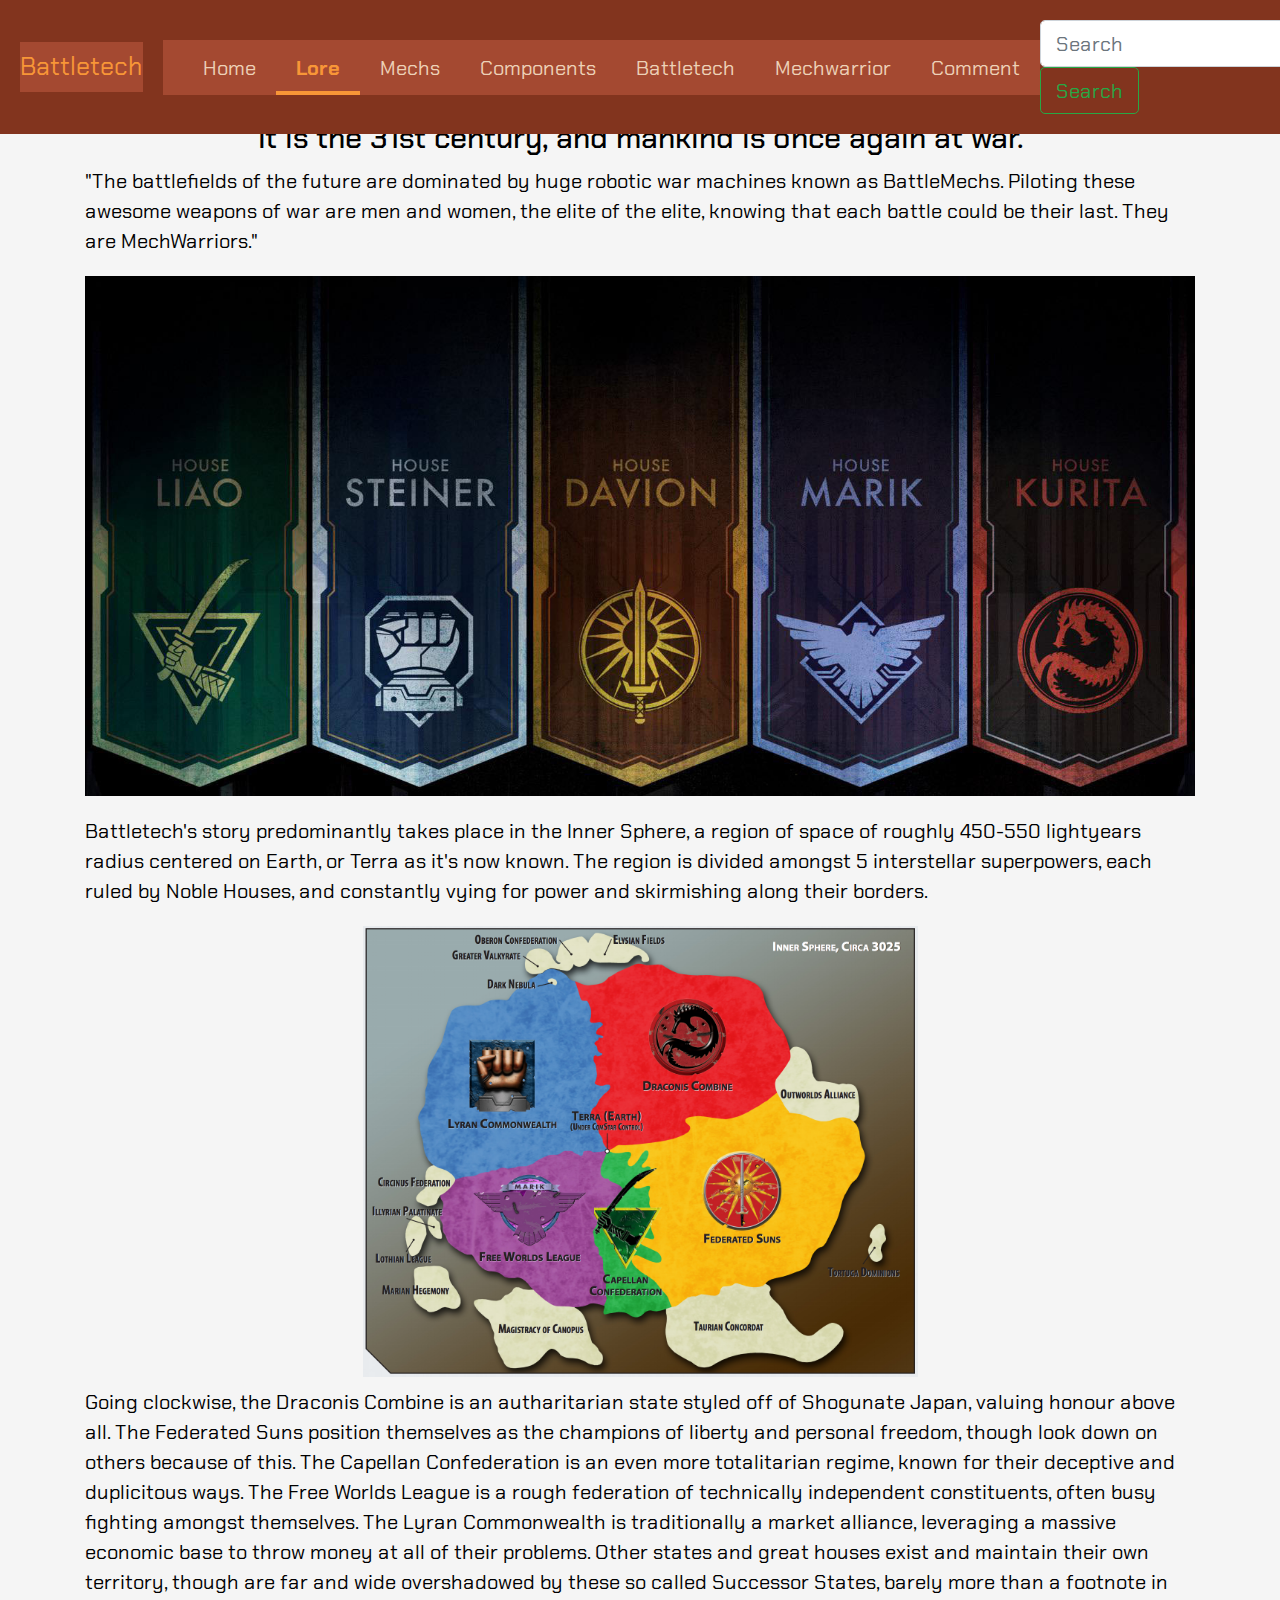
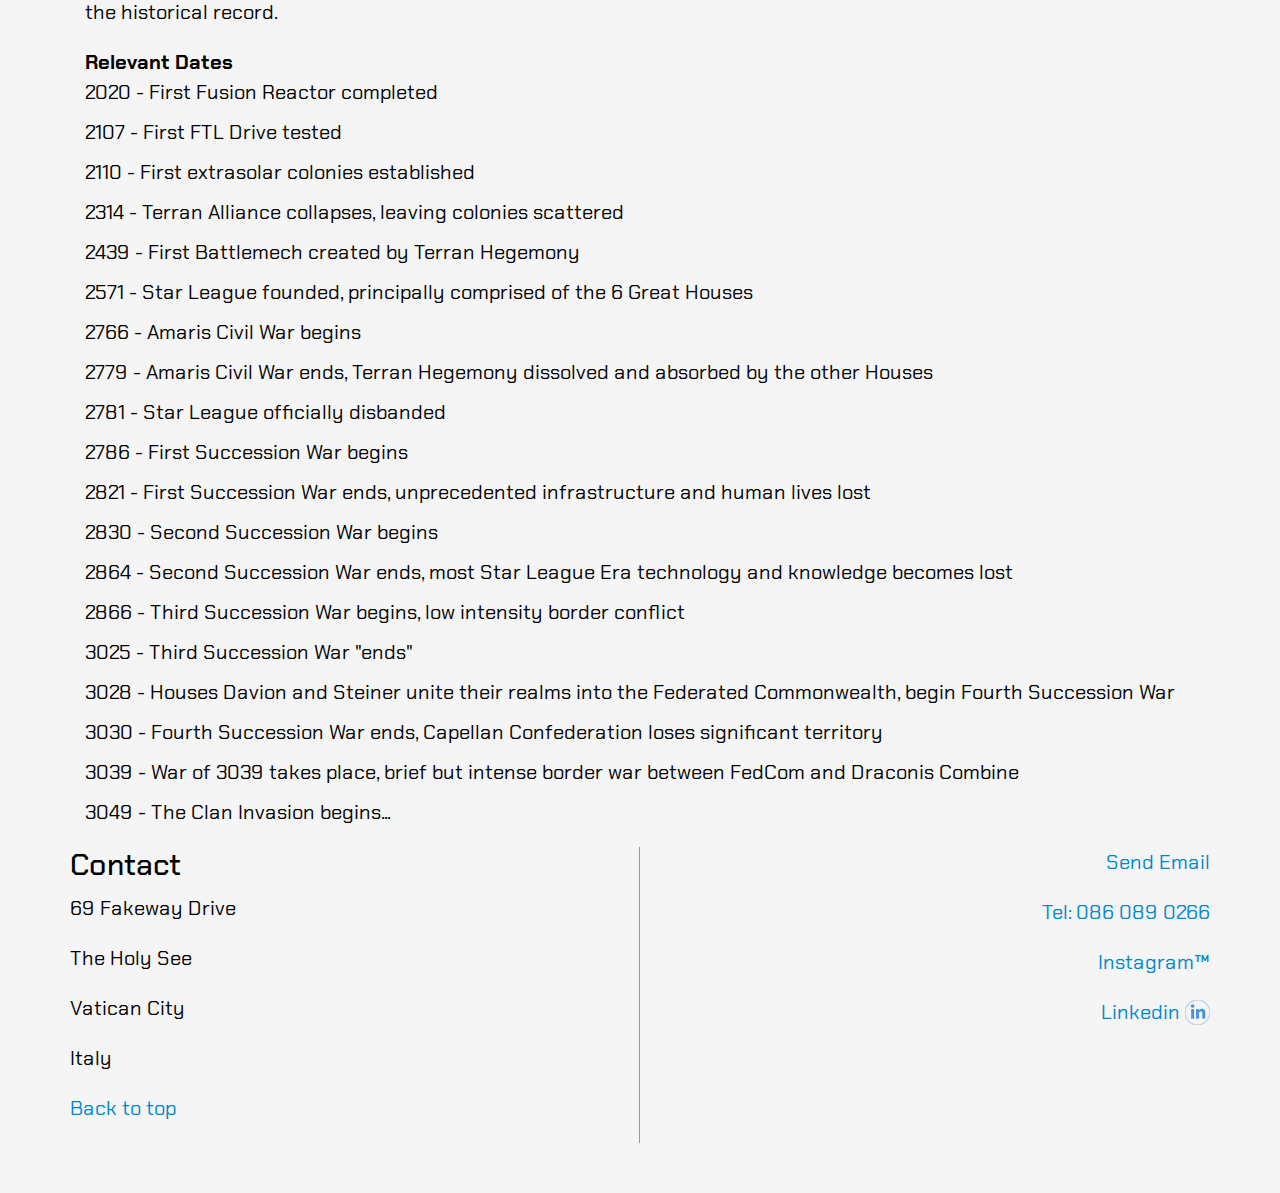
<file: lore.html>
<!DOCTYPE html>
<html lang="en">
	<head>
		<meta charset="utf-8">
		<meta http-equiv="X-UA-Compatible" content="IE=edge">
		<meta name="viewport" content="width=device-width, initial-scale=1">
		<!-- Meta Tags -->
    	<title>Lore</title>
    	<meta name="description" content="The setting and lore of Battletech">
		<meta name="author" content="Sam Watchorn">
		<meta name="robots" content="index">
		<!-- Bootstrap -->
		<link href="css/bootstrap-4.4.1.css" rel="stylesheet">
		<link href="css/styles.css" rel="stylesheet">
		<!-- Font -->
		<link rel="preconnect" href="https://fonts.googleapis.com">
		<link rel="preconnect" href="https://fonts.gstatic.com" crossorigin>
		<link href="https://fonts.googleapis.com/css2?family=Chakra+Petch:ital,wght@0,300;0,400;0,500;0,600;0,700;1,300;1,400;1,500;1,600;1,700&display=swap" rel="stylesheet">
	</head>
	
	<body style="padding-top: 70px">
  		<!-- body code goes here -->
		<nav class="navbar fixed-top navbar-expand-lg navbar-light bg-light"> <a class="navbar-brand" href="#">Battletech</a>
			<button class="navbar-toggler" type="button" data-toggle="collapse" data-target="#navbarSupportedContent1" aria-controls="navbarSupportedContent1" aria-expanded="false" aria-label="Toggle navigation"> <span class="navbar-toggler-icon"></span> </button>
	  		<div class="collapse navbar-collapse" id="navbarSupportedContent1">
	    		<ul class="navbar-nav mr-auto">
	      			<li class="nav-item"> <a class="nav-link" href="index.html">Home <span class="sr-only">(current)</span></a> </li>
	      			<li class="nav-item active"> <a class="nav-link" href="lore.html">Lore</a> </li>
		  			<li class="nav-item"> <a class="nav-link" href="mechs.html">Mechs</a> </li>
		  			<li class="nav-item"> <a class="nav-link" href="components.html">Components</a> </li>
		  			<li class="nav-item"> <a class="nav-link" href="battletech.html">Battletech</a> </li>
		 			<li class="nav-item"> <a class="nav-link" href="mechwarrior.html">Mechwarrior</a> </li>
		  			<li class="nav-item"> <a class="nav-link" href="comment.html">Comment</a> </li>
        		</ul>
	    		<form action="https://www.google.ie/search" class="form-inline my-2 my-lg-0">
	      			<input name="q" class="form-control mr-sm-2" type="search" placeholder="Search" aria-label="Search">
	      			<button class="btn btn-outline-success my-2 my-sm-0" type="submit">Search</button>
        		</form>
      		</div>
  		</nav>
	
		<div id="top" class="container">
  			<div class="row">
  				<section class="col-sm-12 col-lg-12">
	  				<h2 class="center">It is the 31st century, and mankind is once again at war.</h2>
					<p>"The battlefields of the future are dominated by huge robotic war machines known as BattleMechs. Piloting these awesome weapons of war are men and women, the elite of the elite, knowing that each battle could be their last. They are MechWarriors."</p>
					<img src="images/houses.jpg" alt="The Inner Sphere's Great Houses" usemap="#houses">
					<map name="houses">
						<area shape="rect" coords="0,0,220,600" href="https://www.sarna.net/wiki/Capellan_Confederation" alt="Capellan Confederation" title="Capellan Confederation">
						<area shape="rect" coords="220,0,440,600" href="https://www.sarna.net/wiki/Lyran_Commonwealth" alt="Lyran Commonwealth" title="Lyran Commonwealth">
						<area shape="rect" coords="440,0,660,600" href="https://www.sarna.net/wiki/Federated_Suns" alt="Federated Suns" title="Federated Suns">
						<area shape="rect" coords="660,0,880,600" href="https://www.sarna.net/wiki/Free_Worlds_League" alt="Free Worlds League" title="Free Worlds League">
						<area shape="rect" coords="880,0,1100,600" href="https://www.sarna.net/wiki/Draconis_Combine" alt="Draconis Combine" title="Draconis Combine">
					</map>
					<p>Battletech's story predominantly takes place in the Inner Sphere, a region of space of roughly 450-550 lightyears radius centered on Earth, or Terra as it's now known. The region is divided amongst 5 interstellar superpowers, each ruled by Noble Houses, and constantly vying for power and skirmishing along their borders.</p>
					<img class="small" src="images/IS.webp" alt="The Inner Sphere">
					<p>Going clockwise, the Draconis Combine is an autharitarian state styled off of Shogunate Japan, valuing honour above all. The Federated Suns position themselves as the champions of liberty and personal freedom, though look down on others because of this. The Capellan Confederation is an even more totalitarian regime, known for their deceptive and duplicitous ways. The Free Worlds League is a rough federation of technically independent constituents, often busy fighting amongst themselves. The Lyran Commonwealth is traditionally a market alliance, leveraging a massive economic base to throw money at all of their problems. Other states and great houses exist and maintain their own territory, though are far and wide overshadowed by these so called Successor States, barely more than a footnote in the historical record.</p>
					
					<dl>
						<dt>Relevant Dates</dt>
						<dd>2020 - First Fusion Reactor completed</dd>
						<dd>2107 - First FTL Drive tested</dd>
						<dd>2110 - First extrasolar colonies established</dd>
						<dd>2314 - Terran Alliance collapses, leaving colonies scattered</dd>
						<dd>2439 - First Battlemech created by Terran Hegemony</dd>
						<dd>2571 - Star League founded, principally comprised of the 6 Great Houses</dd>
						<dd>2766 - Amaris Civil War begins</dd>
						<dd>2779 - Amaris Civil War ends, Terran Hegemony dissolved and absorbed by the other Houses</dd>
						<dd>2781 - Star League officially disbanded</dd>
						<dd>2786 - First Succession War begins</dd>
						<dd>2821 - First Succession War ends, unprecedented infrastructure and human lives lost</dd>
						<dd>2830 - Second Succession War begins</dd>
						<dd>2864 - Second Succession War ends, most Star League Era technology and knowledge becomes lost</dd>
						<dd>2866 - Third Succession War begins, low intensity border conflict</dd>
						<dd>3025 - Third Succession War "ends"</dd>
						<dd>3028 - Houses Davion and Steiner unite their realms into the Federated Commonwealth, begin Fourth Succession War</dd>
						<dd>3030 - Fourth Succession War ends, Capellan Confederation loses significant territory</dd>
						<dd>3039 - War of 3039 takes place, brief but intense border war between FedCom and Draconis Combine</dd>
						<dd>3049 - The Clan Invasion begins...</dd>
					</dl>
				</section>
			</div>
		</div>
	
		<div class="container">
  			<div class="row">
	
				<div class="footerL col-sm-12 col-lg-6">
					<h2>Contact</h2>
			  		<p>69 Fakeway Drive</p>
			    		<p>The Holy See</p>
					<p>Vatican City</p>
					<p>Italy</p>
					<p><a href="#top">Back to top</a></p>
				</div>
	  
				<div class="footerR col-sm-12 col-lg-6">
			  		<p><a href="mailto:24swatchorn.bife@wicklowvec.ie"> Send Email</a></p>
					<p><a href="tel:0860890266"> Tel: 086 089 0266</a></p>
					<p><a href="https://www.instagram.com/" target="_blank"> Instagram&trade;</a></p>
					<p class="linked"><a href="https://www.linkedin.com/" target="_blank"> Linkedin</a></p>
				</div>
	  
			</div>
		</div>
			
		<!-- jQuery (necessary for Bootstrap's JavaScript plugins) --> 
		<script src="js/jquery-3.4.1.min.js"></script>

		<!-- Include all compiled plugins (below), or include individual files as needed -->
		<script src="js/popper.min.js"></script> 
		<script src="js/bootstrap-4.4.1.js"></script>
	</body>
</html>
</file>
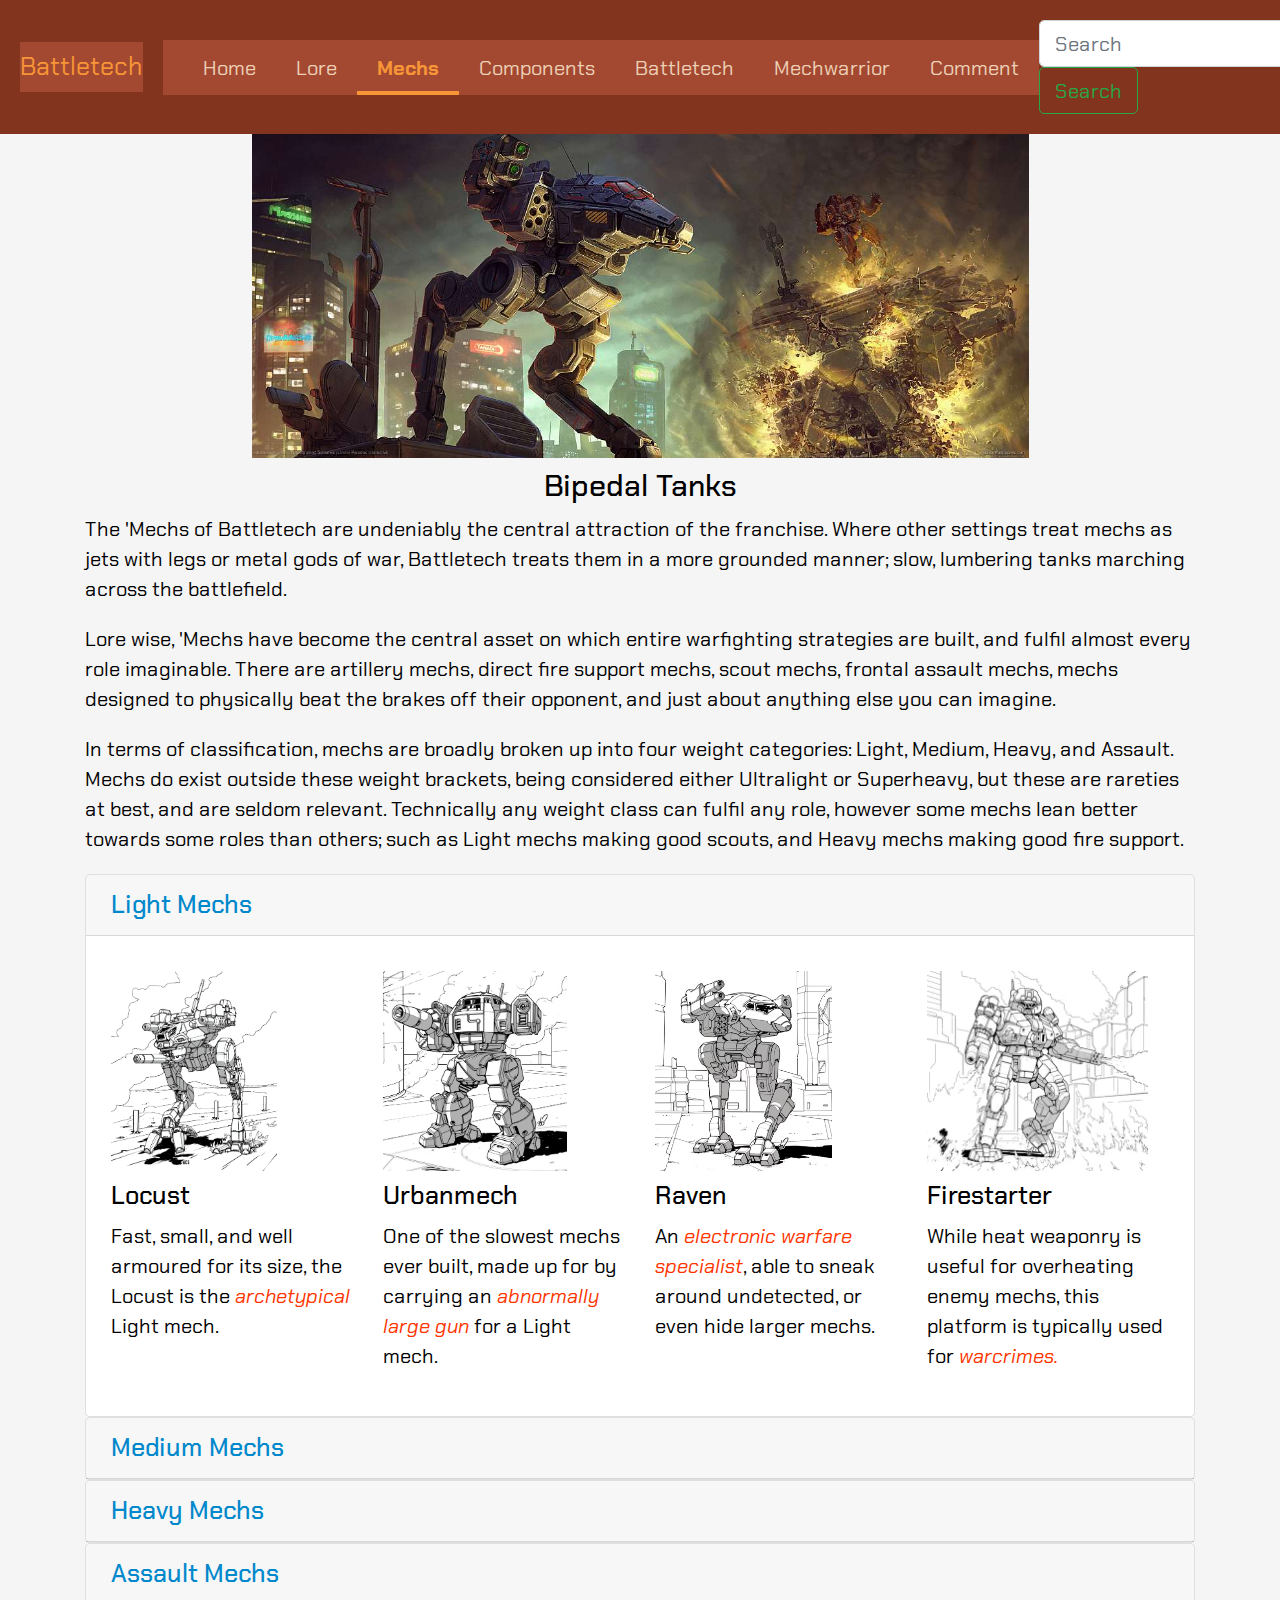
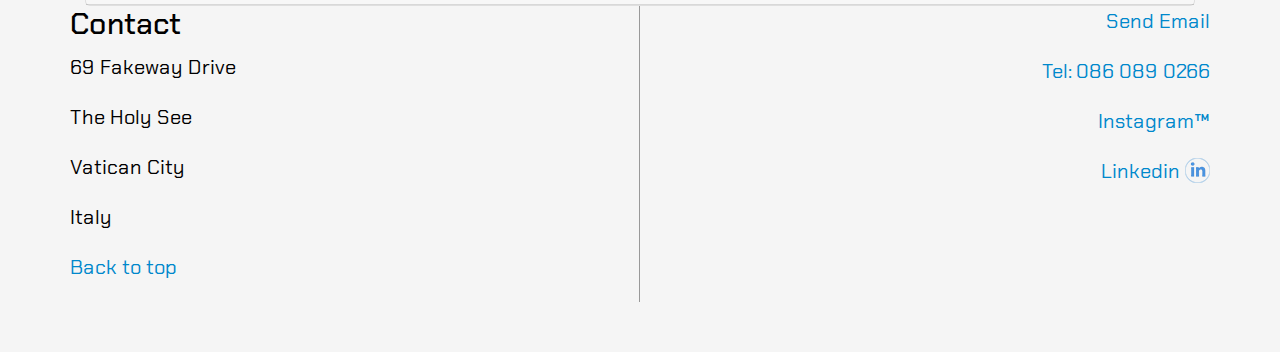
<file: mechs.html>
<!DOCTYPE html>
<html lang="en">
	<head>
    	<meta charset="utf-8">
		<meta http-equiv="X-UA-Compatible" content="IE=edge">
		<meta name="viewport" content="width=device-width, initial-scale=1">
		<!-- Meta Tags -->
    	<title>Mechs</title>
    	<meta name="description" content="Several dozen tons of steel and angry">
		<meta name="author" content="Sam Watchorn">
		<meta name="robots" content="index">
		<!-- Bootstrap -->
		<link href="css/bootstrap-4.4.1.css" rel="stylesheet">
		<link href="css/styles.css" rel="stylesheet">
		<!-- Font -->
		<link rel="preconnect" href="https://fonts.googleapis.com">
		<link rel="preconnect" href="https://fonts.gstatic.com" crossorigin>
		<link href="https://fonts.googleapis.com/css2?family=Chakra+Petch:ital,wght@0,300;0,400;0,500;0,600;0,700;1,300;1,400;1,500;1,600;1,700&display=swap" rel="stylesheet">
	</head>
	
	<body style="padding-top: 70px">
  		<!-- body code goes here -->
		<nav class="navbar fixed-top navbar-expand-lg navbar-light bg-light"> <a class="navbar-brand" href="#">Battletech</a>
  			<button class="navbar-toggler" type="button" data-toggle="collapse" data-target="#navbarSupportedContent1" aria-controls="navbarSupportedContent1" aria-expanded="false" aria-label="Toggle navigation"> <span class="navbar-toggler-icon"></span> </button>
			<div class="collapse navbar-collapse" id="navbarSupportedContent1">
	    		<ul class="navbar-nav mr-auto">
	   				<li class="nav-item"> <a class="nav-link" href="index.html">Home <span class="sr-only">(current)</span></a> </li>
	   				<li class="nav-item"> <a class="nav-link" href="lore.html">Lore</a> </li>
					<li class="nav-item active"> <a class="nav-link" href="mechs.html">Mechs</a> </li>
					<li class="nav-item"> <a class="nav-link" href="components.html">Components</a> </li>
		  			<li class="nav-item"> <a class="nav-link" href="battletech.html">Battletech</a> </li>
		 			<li class="nav-item"> <a class="nav-link" href="mechwarrior.html">Mechwarrior</a> </li>
		  			<li class="nav-item"> <a class="nav-link" href="comment.html">Comment</a> </li>
        		</ul>
	    		<form action="https://www.google.ie/search" class="form-inline my-2 my-lg-0">
	      			<input name="q" class="form-control mr-sm-2" type="search" placeholder="Search" aria-label="Search">
	      			<button class="btn btn-outline-success my-2 my-sm-0" type="submit">Search</button>
        		</form>
    		</div> <!-- navbar collapse -->
  		</nav> <!-- navbar -->
	
		<div id="top" class="container">
  			<div class="row">
  				<section class="col-sm-12">
			    	<img class="medium" src="images/raven.jpg" alt="RVN-3L Raven" usemap="#raven">
					<map name="raven">
						<area shape="default" href="https://www.sarna.net/wiki/Raven" alt="RVN-3L Raven" title="RVN-3L Raven">
					</map>
					<h2 class="center">Bipedal Tanks</h2>
					<p>The 'Mechs of Battletech are undeniably the central attraction of the franchise. Where other settings treat mechs as jets with legs or metal gods of war, Battletech treats them in a more grounded manner; slow, lumbering tanks marching across the battlefield.</p>
					<p>Lore wise, 'Mechs have become the central asset on which entire warfighting strategies are built, and fulfil almost every role imaginable. There are artillery mechs, direct fire support mechs, scout mechs, frontal assault mechs, mechs designed to physically beat the brakes off their opponent, and just about anything else you can imagine.</p>
					<p>In terms of classification, mechs are broadly broken up into four weight categories: Light, Medium, Heavy, and Assault. Mechs do exist outside these weight brackets, being considered either Ultralight or Superheavy, but these are rareties at best, and are seldom relevant. Technically any weight class can fulfil any role, however some mechs lean better towards some roles than others; such as Light mechs making good scouts, and Heavy mechs making good fire support.</p>
	  			</section> <!-- 12 width -->
	  
			</div> <!-- row -->
		</div> <!-- container -->
	  
		<div class="container">
			<div class="row">
				<section class="col-sm-12">
					<div id="accordion1" role="tablist">
						
						<div class="card">
			    			<div class="card-header" role="tab" id="headingOne1">
			      				<h5 class="mb-0"> <a data-toggle="collapse" href="#collapseOne1" role="button" aria-expanded="true" aria-controls="collapseOne1">Light Mechs</a> </h5>
			       			</div>
				    		<div id="collapseOne1" class="collapse show" role="tabpanel" aria-labelledby="headingOne1" data-parent="#accordion1">
				      			<div class="card-body">
									<div class="row">
										<section class="col-sm-12 col-lg-3">
											<img class="uniform" src="images/mechs/locust.avif" alt="Locust">
											<h3>Locust</h3>
											<p>Fast, small, and well armoured for its size, the Locust is the <span class="italic cColour">archetypical</span> Light mech.</p>
										</section>
										<section class="col-sm-12 col-lg-3">
											<img class="uniform" src="images/mechs/urbanmech.avif" alt="Urbanmech">
											<h3>Urbanmech</h3>
											<p>One of the slowest mechs ever built, made up for by carrying an <span class="italic cColour">abnormally large gun</span> for a Light mech.</p>
										</section>
										<section class="col-sm-12 col-lg-3">
											<img class="uniform" src="images/mechs/raven.avif" alt="Raven">
											<h3>Raven</h3>
											<p>An <span class="italic cColour">electronic warfare specialist</span>, able to sneak around undetected, or even hide larger mechs.</p>
										</section>
										<section class="col-sm-12 col-lg-3">
											<img class="uniform" src="images/mechs/firestarter.avif" alt="Firestarter">
											<h3>Firestarter</h3>
											<p>While heat weaponry is useful for overheating enemy mechs, this platform is typically used for <span class="italic cColour">warcrimes.</span></p>
										</section>
									</div> <!-- row -->
								</div> <!-- card-body -->
			        		</div> <!-- collapse -->
			    		</div> <!-- lights -->
						
						<div class="card">
			    			<div class="card-header" role="tab" id="headingOne2">
			      				<h5 class="mb-0"> <a data-toggle="collapse" href="#collapseOne2" role="button" aria-expanded="true" aria-controls="collapseOne2">Medium Mechs</a> </h5>
			       			</div>
				    		<div id="collapseOne2" class="collapse" role="tabpanel" aria-labelledby="headingOne2" data-parent="#accordion1">
				      			<div class="card-body">
									<div class="row">
										<section class="col-sm-12 col-lg-3">
											<img class="uniform" src="images/mechs/shadowhawk.webp" alt="Locust">
											<h3>Shadow Hawk</h3>
											<p>Cheap, <span class="italic cColour">reliable</span>, and decently effective, the Shadow Hawk makes for a good trooper mech.</p>
										</section>
										<section class="col-sm-12 col-lg-3">
											<img class="uniform" src="images/mechs/centurion.avif" alt="Urbanmech">
											<h3>Centurion</h3>
											<p>Not as nimble as other troopers, however carries strong firepower and <span class="italic cColour">tough</span> armour.</p>
										</section>
										<section class="col-sm-12 col-lg-3">
											<img class="uniform" src="images/mechs/blackjack.avif" alt="Raven">
											<h3>Blackjack</h3>
											<p>Fire support on a budget, the Blackjack is typically known for its <span class="italic cColour">long range</span> weaponry.</p>
										</section>
										<section class="col-sm-12 col-lg-3">
											<img class="uniform" src="images/mechs/bushwacker.avif" alt="Firestarter">
											<h3>Bushwacker</h3>
											<p>Using many discovered and rediscovered technologies, the Bushwacker is a formidable <span class="italic cColour">next generation platform</span>.</p>
										</section>
									</div> <!-- row -->
								</div> <!-- card-body -->
			        		</div> <!-- collapse -->
			    		</div> <!-- mediums -->
						
						<div class="card">
			    			<div class="card-header" role="tab" id="headingOne3">
			      				<h5 class="mb-0"> <a data-toggle="collapse" href="#collapseOne3" role="button" aria-expanded="true" aria-controls="collapseOne3">Heavy Mechs</a> </h5>
			       			</div>
				    		<div id="collapseOne3" class="collapse" role="tabpanel" aria-labelledby="headingOne3" data-parent="#accordion1">
				      			<div class="card-body">
									<div class="row">
										<section class="col-sm-12 col-lg-3">
											<img class="uniform" src="images/mechs/thunderbolt.avif" alt="Thunderbolt">
											<h3>Thunderbolt</h3>
											<p>A high powered <span class="italic cColour">laser array</span> on two legs, and a reliable chassis to boot.</p>
										</section>
										<section class="col-sm-12 col-lg-3">
											<img class="uniform" src="images/mechs/dragon.avif" alt="Dragon">
											<h3>Dragon</h3>
											<p>When you want a medium mech, but you don't want a <span class="italic cColour">medium mech</span>. Speed and armour in one package.</p>
										</section>
										<section class="col-sm-12 col-lg-3">
											<img class="uniform" src="images/mechs/catapult.avif" alt="Catapult">
											<h3>Catapult</h3>
											<p>Designed for heavy <span class="italic cColour">fire support</span> on a nimble chassis, with as many missiles as can fit.</p>
										</section>
										<section class="col-sm-12 col-lg-3">
											<img class="uniform" src="images/mechs/marauder.avif" alt="Marauder">
											<h3>Marauder</h3>
											<p>The undisputed <span class="italic cColour">pinnacle</span> of heavy mech design for centuries, whatever you need it for it can do.</p>
										</section>
									</div> <!-- row -->
								</div> <!-- card-body -->
			        		</div> <!-- collapse -->
			    		</div> <!-- heavies -->
						
						<div class="card">
			    			<div class="card-header" role="tab" id="headingOne4">
			      				<h5 class="mb-0"> <a data-toggle="collapse" href="#collapseOne4" role="button" aria-expanded="true" aria-controls="collapseOne4">Assault Mechs</a> </h5>
			       			</div>
				    		<div id="collapseOne4" class="collapse" role="tabpanel" aria-labelledby="headingOne4" data-parent="#accordion1">
				      			<div class="card-body">
									<div class="row">
										<section class="col-sm-12 col-lg-3">
											<img class="uniform" src="images/mechs/zeus.avif" alt="Zeus">
											<h3>Zeus</h3>
											<p>Not the most powerful mech, but a simple design <span class="italic cColour">surviving</span> the tech degredation of the Succession Wars.</p>
										</section>
										<section class="col-sm-12 col-lg-3">
											<img class="uniform" src="images/mechs/battlemaster.avif" alt="Battlemaster">
											<h3>Battlemaster</h3>
											<p>The Thunderbolt's big brother, <span class="italic cColour">even more lasers</span> plus some extras, but not as reliable.</p>
										</section>
										<section class="col-sm-12 col-lg-3">
											<img class="uniform" src="images/mechs/atlas.avif" alt="Atlas">
											<h3>Atlas</h3>
											<p>The skull emblazoned face of the Assault category, an <span class="italic cColour">unflinching juggernaut</span> at close range.</p>
										</section>
										<section class="col-sm-12 col-lg-3">
											<img class="uniform" src="images/mechs/marauderii.avif" alt="Marauder II">
											<h3>Marauder II</h3>
											<p>An extensive <span class="italic cColour">upgrade</span> to the venerable Marauder, described as "a nitro-methane powered steamroller" by scholars.</p>
										</section>
									</div> <!-- row -->
								</div> <!-- card-body -->
			        		</div> <!-- collapse -->
			    		</div> <!-- assaults -->
						
					</div> <!-- accordion -->
				</section> <!-- 12 width -->
			</div> <!-- row -->
		</div> <!-- container -->
	
		<div class="container">
  			<div class="row">
	
				<div class="footerL col-sm-12 col-lg-6">
					<h2>Contact</h2>
			  		<p>69 Fakeway Drive</p>
			    		<p>The Holy See</p>
					<p>Vatican City</p>
					<p>Italy</p>
					<p><a href="#top">Back to top</a></p>
				</div>
	  
				<div class="footerR col-sm-12 col-lg-6">
			  		<p><a href="mailto:24swatchorn.bife@wicklowvec.ie"> Send Email</a></p>
					<p><a href="tel:0860890266"> Tel: 086 089 0266</a></p>
					<p><a href="https://www.instagram.com/" target="_blank"> Instagram&trade;</a></p>
					<p class="linked"><a href="https://www.linkedin.com/" target="_blank"> Linkedin</a></p>
				</div>
	  
			</div> <!-- row -->
		</div> <!-- container -->
	  
		<!-- jQuery (necessary for Bootstrap's JavaScript plugins) --> 
		<script src="js/jquery-3.4.1.min.js"></script>

		<!-- Include all compiled plugins (below), or include individual files as needed -->
		<script src="js/popper.min.js"></script> 
		<script src="js/bootstrap-4.4.1.js"></script>
  	</body>
</html>
</file>
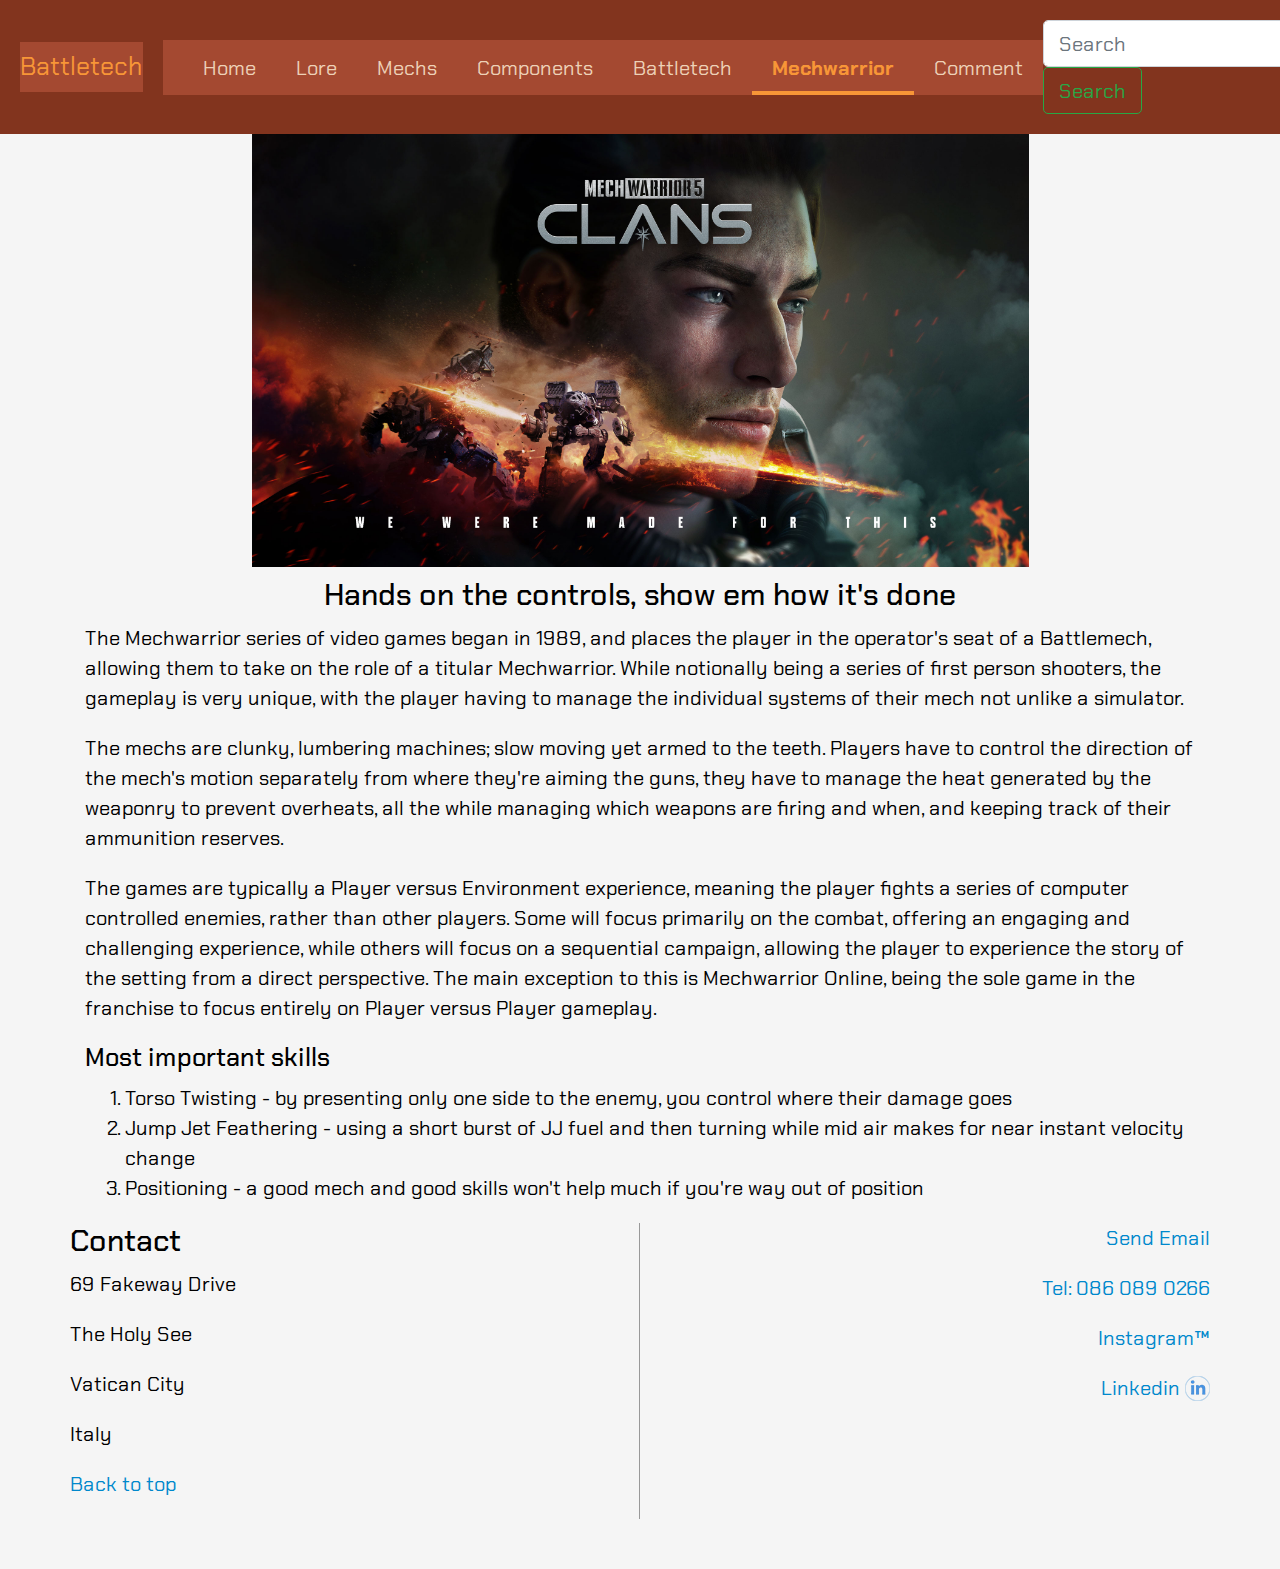
<file: mechwarrior.html>
<!DOCTYPE html>
<html lang="en">
	<head>
    	<meta charset="utf-8">
		<meta http-equiv="X-UA-Compatible" content="IE=edge">
		<meta name="viewport" content="width=device-width, initial-scale=1">
		<!-- Meta Tags -->
	    <title>Mechwarrior</title>
        <meta name="description" content="Less strategy, more tactics">
		<meta name="author" content="Sam Watchorn">
		<meta name="robots" content="index">
		<!-- Bootstrap -->
		<link href="css/bootstrap-4.4.1.css" rel="stylesheet">
		<link href="css/styles.css" rel="stylesheet">
		<!-- Font -->
		<link rel="preconnect" href="https://fonts.googleapis.com">
		<link rel="preconnect" href="https://fonts.gstatic.com" crossorigin>
		<link href="https://fonts.googleapis.com/css2?family=Chakra+Petch:ital,wght@0,300;0,400;0,500;0,600;0,700;1,300;1,400;1,500;1,600;1,700&display=swap" rel="stylesheet">
	</head>
	
	<body style="padding-top: 70px">
  		<!-- body code goes here -->
		<nav class="navbar fixed-top navbar-expand-lg navbar-light bg-light"> <a class="navbar-brand" href="#">Battletech</a>
  			<button class="navbar-toggler" type="button" data-toggle="collapse" data-target="#navbarSupportedContent1" aria-controls="navbarSupportedContent1" aria-expanded="false" aria-label="Toggle navigation"> <span class="navbar-toggler-icon"></span> </button>
			<div class="collapse navbar-collapse" id="navbarSupportedContent1">
	    		<ul class="navbar-nav mr-auto">
	   				<li class="nav-item"> <a class="nav-link" href="index.html">Home <span class="sr-only">(current)</span></a> </li>
	   				<li class="nav-item"> <a class="nav-link" href="lore.html">Lore</a> </li>
					<li class="nav-item"> <a class="nav-link" href="mechs.html">Mechs</a> </li>
					<li class="nav-item"> <a class="nav-link" href="components.html">Components</a> </li>
		  			<li class="nav-item"> <a class="nav-link" href="battletech.html">Battletech</a> </li>
		 			<li class="nav-item active"> <a class="nav-link" href="mechwarrior.html">Mechwarrior</a> </li>
		  			<li class="nav-item"> <a class="nav-link" href="comment.html">Comment</a> </li>
        		</ul>
	    		<form action="https://www.google.ie/search" class="form-inline my-2 my-lg-0">
	      			<input name="q" class="form-control mr-sm-2" type="search" placeholder="Search" aria-label="Search">
	      			<button class="btn btn-outline-success my-2 my-sm-0" type="submit">Search</button>
        		</form>
    		</div>
  		</nav>
	  
	  
	
		<div id="top" class="container">
 			<div class="row">
  				<section class="col-sm-12 col-lg-12">
					<img class="medium" src="images/mechwarrior5clans.jpg" alt="Mechwarrior 5: Clans">
	  				<h2 class="center">Hands on the controls, show em how it's done</h2>
					<p>The Mechwarrior series of video games began in 1989, and places the player in the operator's seat of a Battlemech, allowing them to take on the role of a titular Mechwarrior. While notionally being a series of first person shooters, the gameplay is very unique, with the player having to manage the individual systems of their mech not unlike a simulator.</p>
					<p>The mechs are clunky, lumbering machines; slow moving yet armed to the teeth. Players have to control the direction of the mech's motion separately from where they're aiming the guns, they have to manage the heat generated by the weaponry to prevent overheats, all the while managing which weapons are firing and when, and keeping track of their ammunition reserves.</p>
					<p>The games are typically a Player versus Environment experience, meaning the player fights a series of computer controlled enemies, rather than other players. Some will focus primarily on the combat, offering an engaging and challenging experience, while others will focus on a sequential campaign, allowing the player to experience the story of the setting from a direct perspective. The main exception to this is Mechwarrior Online, being the sole game in the franchise to focus entirely on Player versus Player gameplay.</p>
	  				<h3>Most important skills</h3>
					<ol>
						<li>Torso Twisting - by presenting only one side to the enemy, you control where their damage goes</li>
						<li>Jump Jet Feathering - using a short burst of JJ fuel and then turning while mid air makes for near instant velocity change</li>
						<li>Positioning - a good mech and good skills won't help much if you're way out of position</li>
					</ol>
				</section>
			</div>
		</div>
	
		
	
		<div class="container">
  			<div class="row">
				
				<div class="footerL col-sm-12 col-lg-6">
					<h2>Contact</h2>
	  				<p>69 Fakeway Drive</p>
	    				<p>The Holy See</p>
					<p>Vatican City</p>
					<p>Italy</p>
					<p><a href="#top">Back to top</a></p>
				</div>
	  
				<div class="footerR col-sm-12 col-lg-6">
	  				<p><a href="mailto:24swatchorn.bife@wicklowvec.ie"> Send Email</a></p>
					<p><a href="tel:0860890266"> Tel: 086 089 0266</a></p>
					<p><a href="https://www.instagram.com/" target="_blank"> Instagram&trade;</a></p>
					<p class="linked"><a href="https://www.linkedin.com/" target="_blank"> Linkedin</a></p>
				</div>
			
			</div>
		</div>
	
		<!-- jQuery (necessary for Bootstrap's JavaScript plugins) --> 
		<script src="js/jquery-3.4.1.min.js"></script>

		<!-- Include all compiled plugins (below), or include individual files as needed -->
		<script src="js/popper.min.js"></script> 
		<script src="js/bootstrap-4.4.1.js"></script>
  	</body>
</html>
</file>
<file: css/styles.css>
@charset "utf-8";
/* CSS Document */

html {
	font-size: 20px;
	scroll-behavior: smooth;
}

body {
	font-family: "Chakra Petch", sans-serif;			  /*specifies maximum width of paragraphs*/
	margin: 50px auto;			  /*specifies margin size and type*/
	background: rgb(245,245,245); /*specifies background colour*/
	color: #000;				  /*specifies text colour*/
	line-height: 1.5;			  /*specifies line spacing*/
}

/*Navbar Styles*/
nav.navbar {
	padding: 20px;			  			  /*creates space inside the navbar*/
	background-color: #82341e !important; /*sets the color of the navbar*/
}

nav.navbar .navbar-nav { /*creates a box around the links*/
	padding-top: 5px;
	padding-left: 20px;
	background-color: #A44931;
}

nav.navbar .navbar-nav a.nav-link {
	padding: 8px 20px; /*creates space around the link*/
	color: #EDD1B7;	   /*sets the colour of the link*/
	text-align: left;
	font-size: 1rem;   /*sets the font size of the link*/
}

nav.navbar .navbar-nav a.nav-link:hover { /*makes the links change colour when hovered over*/
	color: #F89637;
}

nav.navbar .navbar-nav .active a.nav-link { /*sets the styling of the currently active page*/
	font-weight: bold;
	color: #F89637;
	background: transparent;
	border-bottom: 4px solid #F89637;
}

nav.navbar a.navbar-brand {
	color: #F89637;
	background-color: #A44931;
}

h1 {
	font-size: 2.5rem;
	font-variant: normal;
}

h2 {
	font-size: 1.5rem;
}

h2.center {
	text-align: center;
}

h3 {
	font-size: 1.25rem;
}

p {
	font-size: 1rem;
	margin: 0 0 1rem 0;
}

.bold {
	font-weight: bold;
}

.italic {
	font-style: italic;
}

.cColour {
	color: #FF3500;
}

/*Link Styles*/
a:link, a:active, a:visited {
	color: #0088cc;
	text-decoration: none;
}

a:hover {
	text-decoration: underline;
}

#carouselExampleIndicators1 img {
	width: 100%;
	height: auto;
}

/*Footer Styles*/
footer {
	width:100%
}
footer h2 {}
.footerL {
	float: left;
	padding: 0;
	border-right: 1px solid #999;
}
.footerR {
	float: right;
	text-align: right;
	padding: 0;
}

.footerR p.linked {
	background: url("../images/linkedin.png") no-repeat right;
	padding-right: 30px;
}

/*Media Styles*/
video {
	width: 100%;
	height: auto;
	margin-bottom: 1rem;
}

img {
	width: 100%;
	height: auto;
	margin-bottom: 1rem;
}

img.full {
	width: 100%;
}

img.medium {
	width: 70%;
	display: block;
	margin: 10px auto;	
}

img.small {
	width: 50%;
	display: block;
	margin: 10px auto;
}

img.uniform {
	height: 200px;
	width: auto;
	margin: 10px auto;
}

/*Comment Form Styles*/
#fromComment {
	width: 90%;
	margin: 30px auto;
	font-size: 0.9rem;
}

#frmComment label {
	float: left;
	width: 100%;
	display: block;
	padding-bottom: 10px;
	margin-bottom: 10px;
}

#frmComment label span {
	float: left;
	width: 30%;
	text-align: right;
	margin-top: 10px;
	padding-top: 5px;
}

#frmComment input {
	float: left;
	width: 50%;
	border: 1px solid #999;
	box-shadow: 0px 5px 5px #e3e3e3;
	margin: 10px 0 0 20px;
	padding: 20px 10px;
	height: 18px;
}

#frmComment input:hover, #frmComment textarea:hover {
	box-shadow: 5px 5px 8px #c1c1c1;
}

#frmComment textarea {
	float: left;
	width: 51%;
	margin: 8px 0 0 20px;
	border: solid 1px #999;
	box-shadow: 2px 8px 8px #e3e3e3;
	padding: 10px 0 0 5px;
}

select {
	width: 50%;
	padding: 12px 10px 10px 10px;
	margin: 8px 0 0 20px;
	border: 1px solid #999;
	color: #999;
	font-size: 16px;
}

#frmComment input[type=submit] {
	padding: 2px 2px;
	text-align: center;
	width: 180px;
	height: 45px;
	float: left;
	color: #EDD1B7;
	background: #A44931;
	border: 1px solid #A44931;
	margin: 0px 0 0 32%;
	border-radius: 7px;
	cursor: pointer;
}

#frmComment input[type=submit]:hover {
	background: #A44931;
	border: 1px solid #A44931;
	color: #FFB267;
}

/*Table Styles*/
table {
	border-collapse: collapse;
	border-spacing: 0;
	width: 100%;
	margin: 10px auto;
}

th {
	font-size: 1rem;
	font-weight: bold;
	padding: 10px 8px;
	border-bottom: 2px solid #000;
	text-align: center;
}

td {
	font-size: 0.9rem;
	color: white;
	border-bottom: 1px solid #CCC;
	padding: 12px 6px;
	text-align: center;
}

table tr:nth-of-type(even) {
	background-color: rgb(50,50,50);
}

table tr:nth-of-type(even):hover {
	background-color: rgb(75,75,75);
	cursor: pointer;
}

table tr:nth-of-type(odd) {
	background-color: rgb(100,100,100);
}

table tr:nth-of-type(odd):hover {
	background-color: rgb(125,125,125);
	cursor: pointer;
}

@media screen and (max-width: 992px) {
	.footerL {
		border-right: none;
		border-bottom: 1px solid #999;
		padding-left: 1rem;
	}
	.footerR {
		text-align: left;
		padding: 1rem 0 1rem 1rem;
	}


	.footerR p.linked {
		background: url("../images/linkedin.png") no-repeat 80px 0;
		padding-right: 30px;
	}

	form.form-inline {
		width: 100%;
	}

	form.form-inline input[type=search] {
		width: 40%;
	}

	form.form-inline button[type=submit] {
		display: none;
		width: 0;
	}
	
	nav.navbar .navbar-nav {
		padding-left: 0;
	}
	
	nav.navbar .navbar-nav a.nav-link {
		padding: 8px 20px 8px 0;
		width: 30%;
	}
	
	h2 {
		font-size: 1.1rem;
	}
	
	p {
		font-size: 0.85rem;
	}
}

@media screen and (max-width: 768px) {
	table, thead, tbody, th, td, tr, caption {
		display: block;
	}
	
	thead tr {
		display: none;
	}
	
	table td {
		border: none;
		position: relative;
		text-align: center;
		font-size: 0.9rem;
		border-bottom: 2px solid white;
	}
	
	td:before {
		position: absolute;
		top: 12px;
		left: 10px;
		width: 25%;
		font-weight: bold;
		white-space: nowrap;
		text-align: left;
		font-size: 0.9rem;
	}
	
	td:nth-of-type(10) {
		border-bottom: 4px solid white;
	}
	
	/*label the data*/
	td:nth-of-type(1):before {
		content: "Item";
	}
	
	td:nth-of-type(2):before {
		content: "Tonnage";
	}
	
	td:nth-of-type(3):before {
		content: "Size";
	}
	
	td:nth-of-type(4):before {
		content: "BT Heat";
	}
	
	td:nth-of-type(5):before {
		content: "MW Heat";
	}
	
	td:nth-of-type(6):before {
		content: "BT Damage";
	}
	
	td:nth-of-type(7):before {
		content: "MW Damage";
	}
	
	td:nth-of-type(8):before {
		content: "BT Range";
	}
	
	td:nth-of-type(9):before {
		content: "MW Range";
	}
	
	td:nth-of-type(10):before {
		content: "MW Cooldown";
	}
}
</file>
